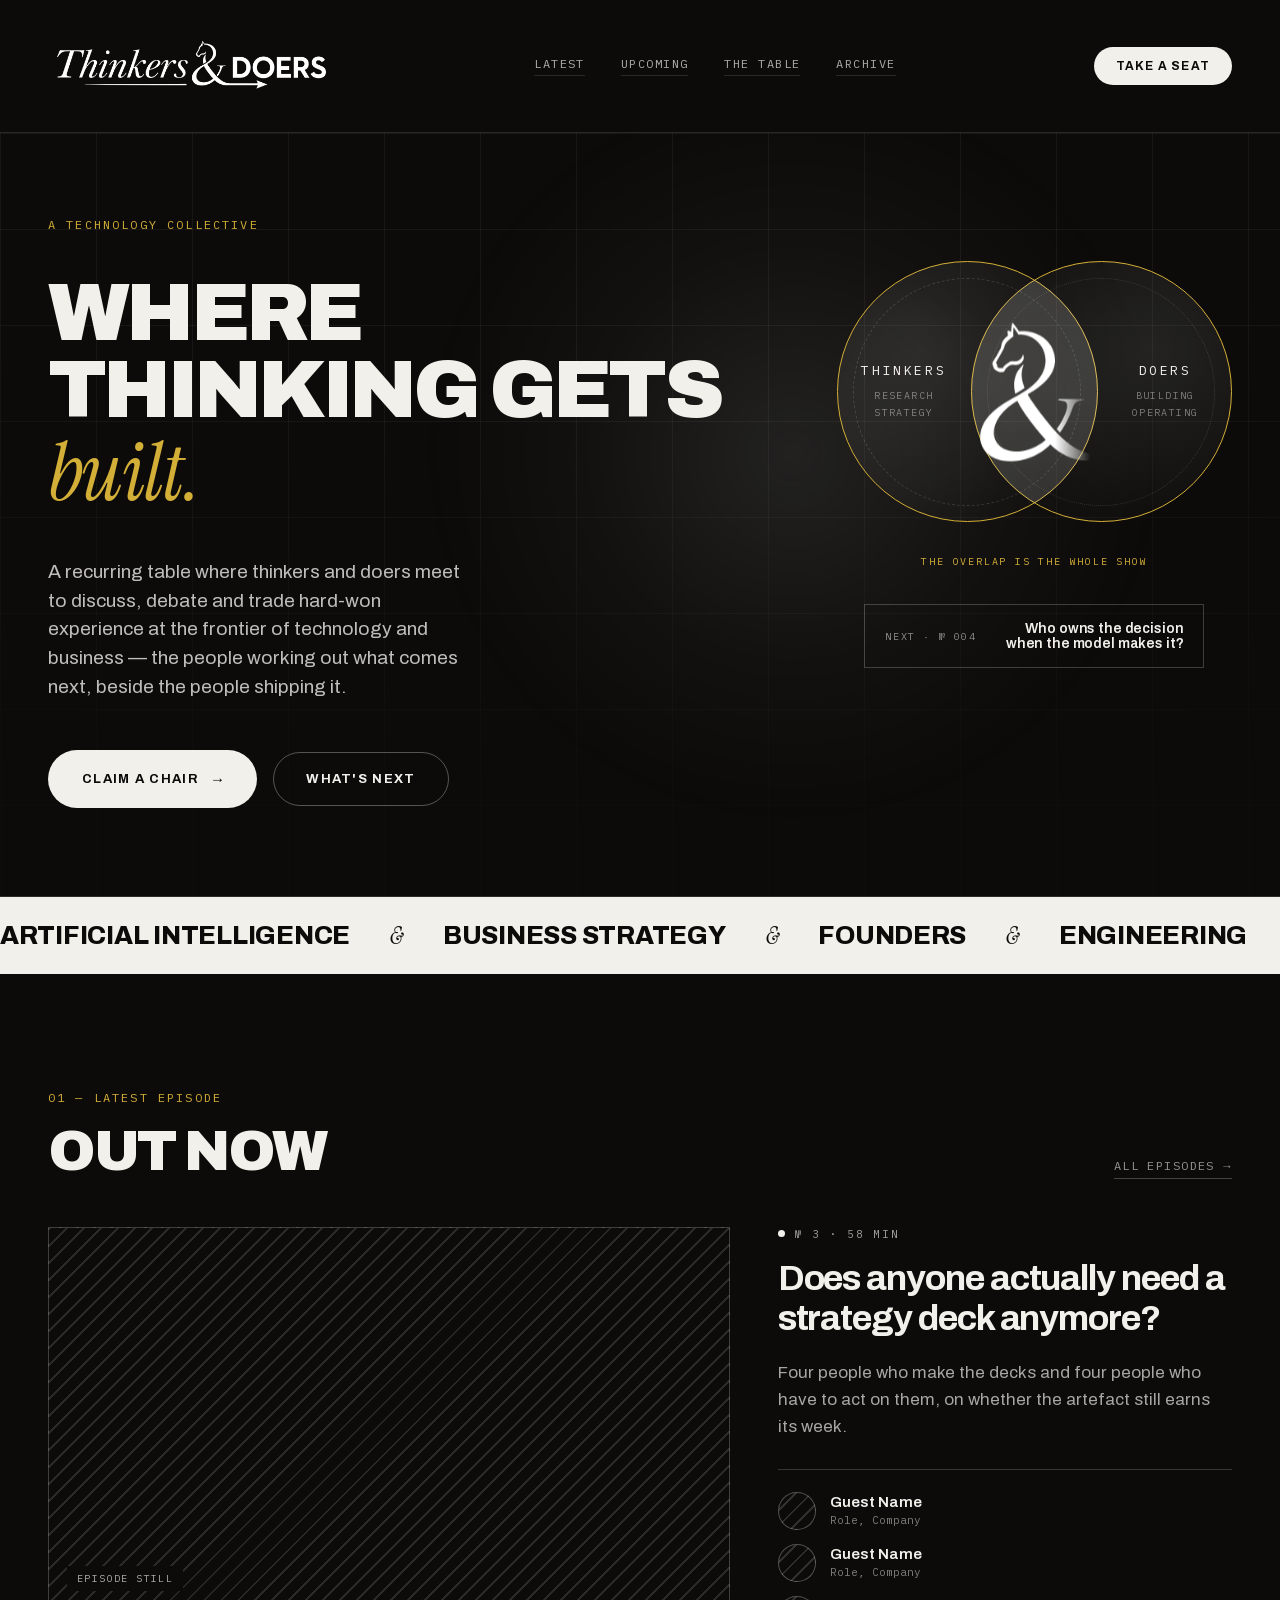
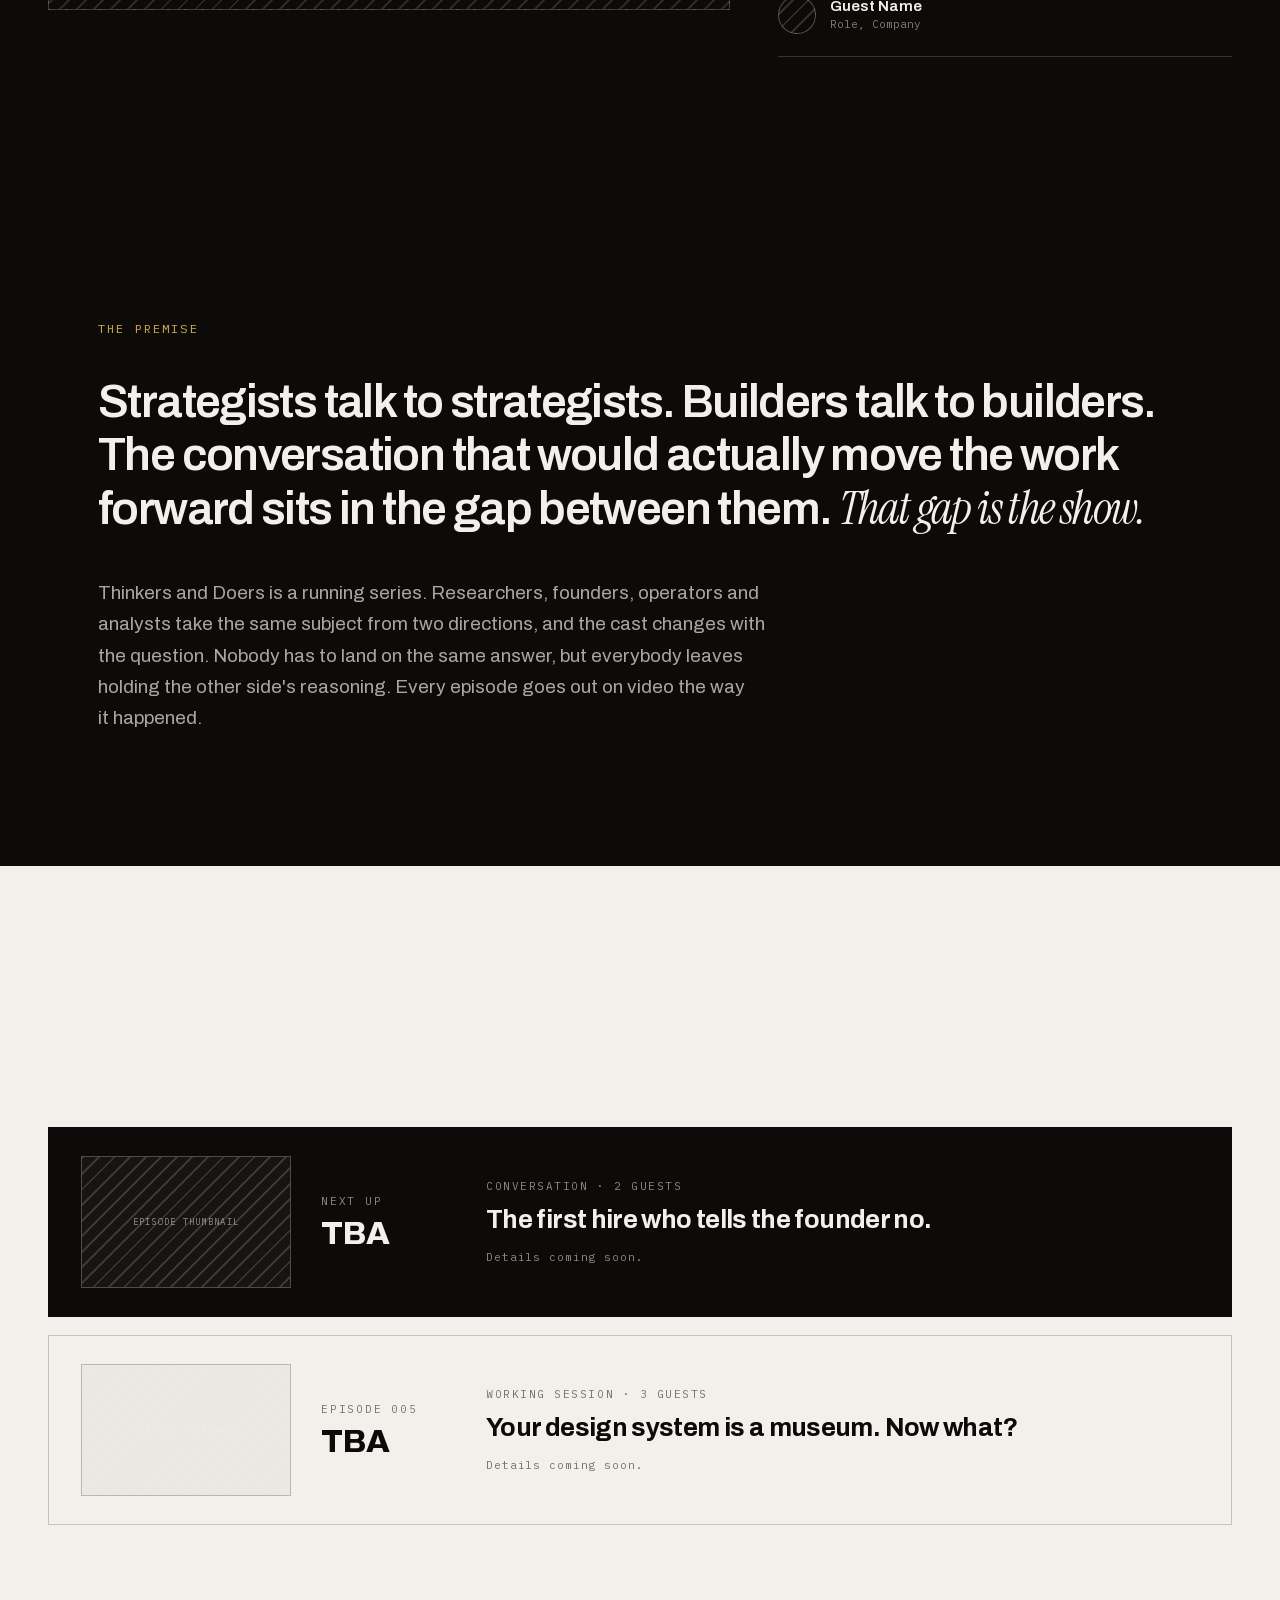
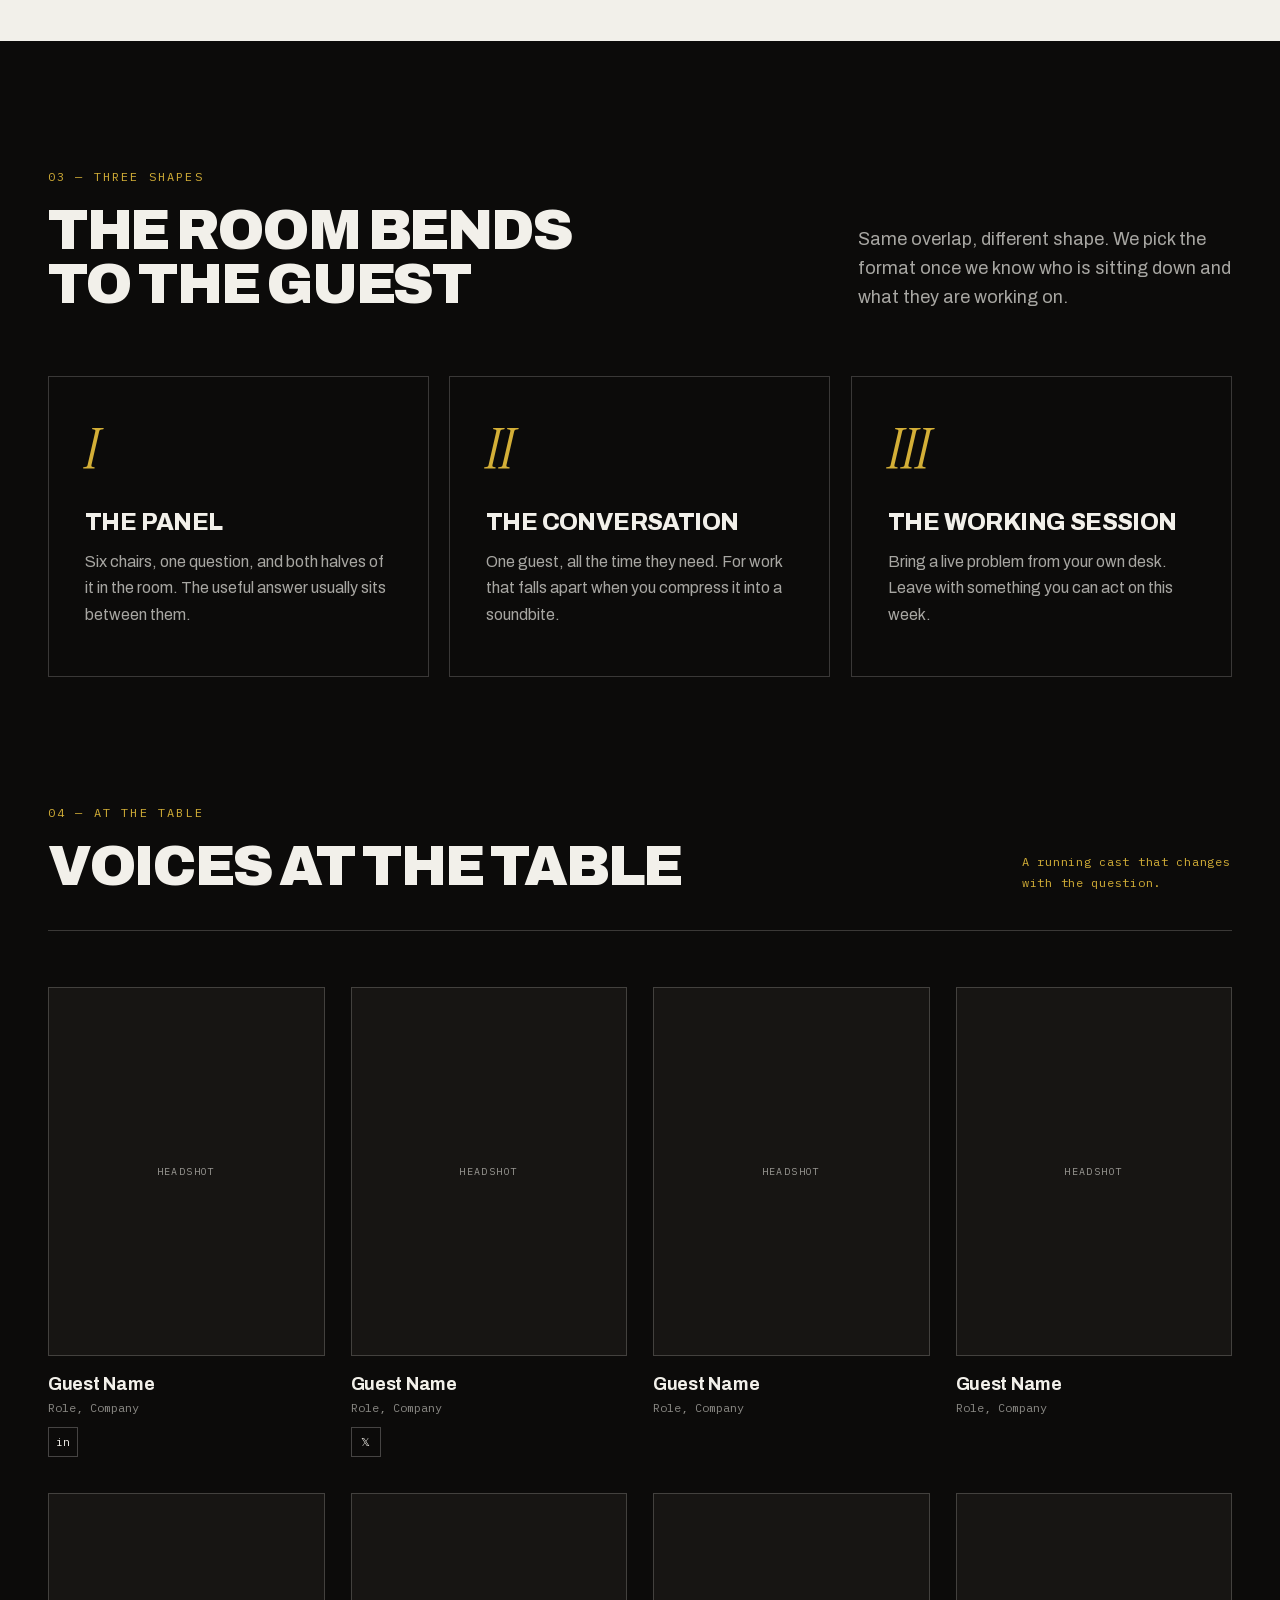
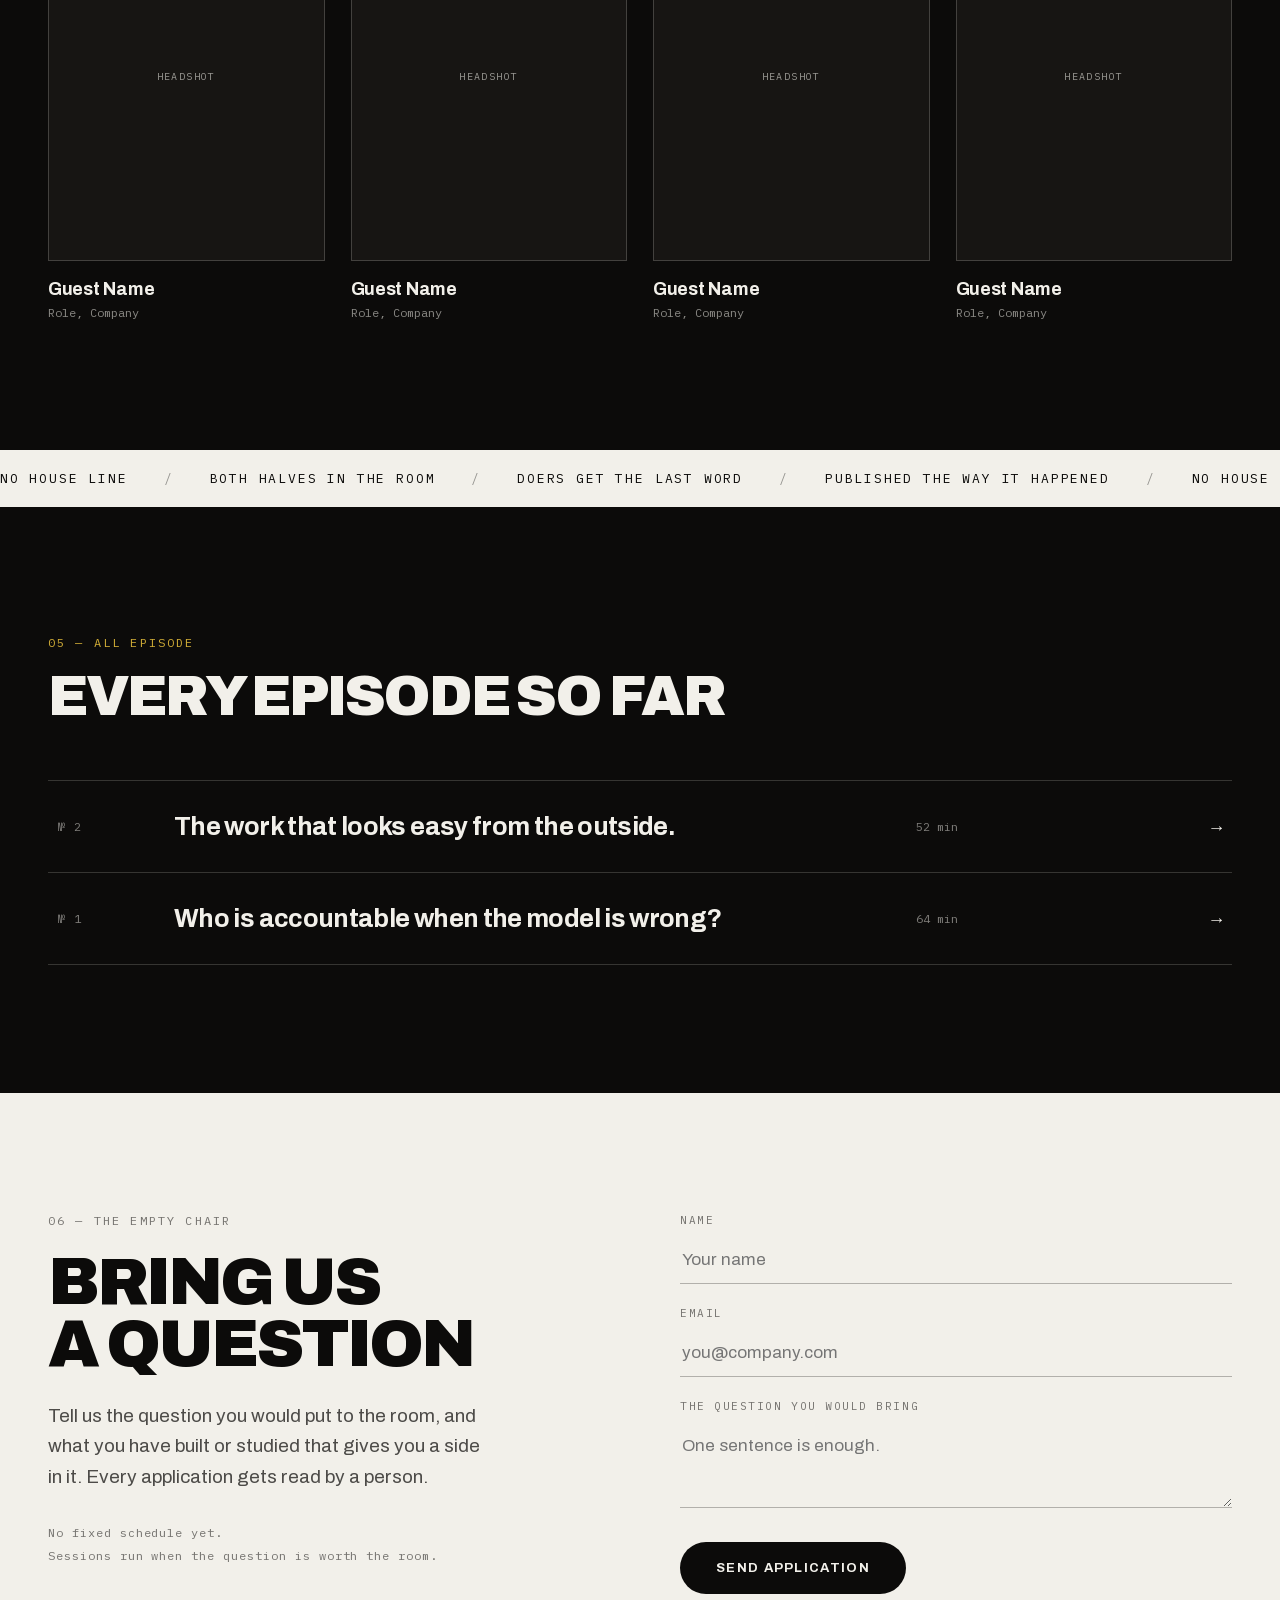
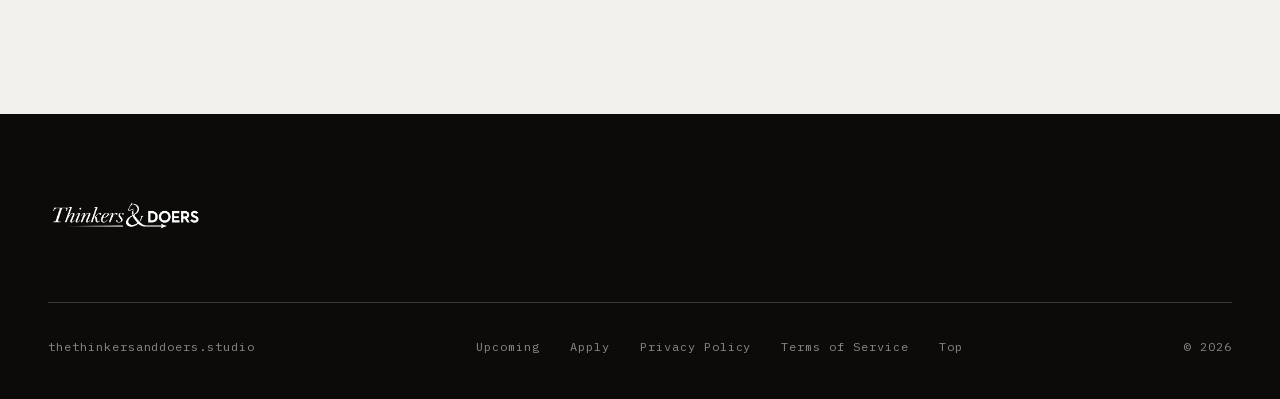
<file: index.html>
<!DOCTYPE html>

<html><head>
<meta charset="utf-8"/>
<meta content="width=device-width, initial-scale=1" name="viewport"/>

<link href="css/site.css" rel="stylesheet"/><script src="js/contentful-config.js"></script><script defer="True" src="js/app.js"></script></head>
<body>


<link href="https://fonts.googleapis.com" rel="preconnect"/>
<link crossorigin="" href="https://fonts.gstatic.com" rel="preconnect"/>
<style>/* vietnamese */
@font-face {
  font-family: 'Archivo';
  font-style: normal;
  font-weight: 400;
  font-stretch: 100%;
  font-display: swap;
  src: url("assets/4719a3ae-cb77-4d31-bebf-27160571831c.woff2") format('woff2');
  unicode-range: U+0102-0103, U+0110-0111, U+0128-0129, U+0168-0169, U+01A0-01A1, U+01AF-01B0, U+0300-0301, U+0303-0304, U+0308-0309, U+0323, U+0329, U+1EA0-1EF9, U+20AB;
}
/* latin-ext */
@font-face {
  font-family: 'Archivo';
  font-style: normal;
  font-weight: 400;
  font-stretch: 100%;
  font-display: swap;
  src: url("assets/cec2ffc0-72d8-480b-9ea4-a27e79616622.woff2") format('woff2');
  unicode-range: U+0100-02BA, U+02BD-02C5, U+02C7-02CC, U+02CE-02D7, U+02DD-02FF, U+0304, U+0308, U+0329, U+1D00-1DBF, U+1E00-1E9F, U+1EF2-1EFF, U+2020, U+20A0-20AB, U+20AD-20C0, U+2113, U+2C60-2C7F, U+A720-A7FF;
}
/* latin */
@font-face {
  font-family: 'Archivo';
  font-style: normal;
  font-weight: 400;
  font-stretch: 100%;
  font-display: swap;
  src: url("assets/9b43c657-9368-40c3-822d-322f7251050e.woff2") format('woff2');
  unicode-range: U+0000-00FF, U+0131, U+0152-0153, U+02BB-02BC, U+02C6, U+02DA, U+02DC, U+0304, U+0308, U+0329, U+2000-206F, U+20AC, U+2122, U+2191, U+2193, U+2212, U+2215, U+FEFF, U+FFFD;
}
/* vietnamese */
@font-face {
  font-family: 'Archivo';
  font-style: normal;
  font-weight: 500;
  font-stretch: 100%;
  font-display: swap;
  src: url("assets/4719a3ae-cb77-4d31-bebf-27160571831c.woff2") format('woff2');
  unicode-range: U+0102-0103, U+0110-0111, U+0128-0129, U+0168-0169, U+01A0-01A1, U+01AF-01B0, U+0300-0301, U+0303-0304, U+0308-0309, U+0323, U+0329, U+1EA0-1EF9, U+20AB;
}
/* latin-ext */
@font-face {
  font-family: 'Archivo';
  font-style: normal;
  font-weight: 500;
  font-stretch: 100%;
  font-display: swap;
  src: url("assets/cec2ffc0-72d8-480b-9ea4-a27e79616622.woff2") format('woff2');
  unicode-range: U+0100-02BA, U+02BD-02C5, U+02C7-02CC, U+02CE-02D7, U+02DD-02FF, U+0304, U+0308, U+0329, U+1D00-1DBF, U+1E00-1E9F, U+1EF2-1EFF, U+2020, U+20A0-20AB, U+20AD-20C0, U+2113, U+2C60-2C7F, U+A720-A7FF;
}
/* latin */
@font-face {
  font-family: 'Archivo';
  font-style: normal;
  font-weight: 500;
  font-stretch: 100%;
  font-display: swap;
  src: url("assets/9b43c657-9368-40c3-822d-322f7251050e.woff2") format('woff2');
  unicode-range: U+0000-00FF, U+0131, U+0152-0153, U+02BB-02BC, U+02C6, U+02DA, U+02DC, U+0304, U+0308, U+0329, U+2000-206F, U+20AC, U+2122, U+2191, U+2193, U+2212, U+2215, U+FEFF, U+FFFD;
}
/* vietnamese */
@font-face {
  font-family: 'Archivo';
  font-style: normal;
  font-weight: 600;
  font-stretch: 100%;
  font-display: swap;
  src: url("assets/4719a3ae-cb77-4d31-bebf-27160571831c.woff2") format('woff2');
  unicode-range: U+0102-0103, U+0110-0111, U+0128-0129, U+0168-0169, U+01A0-01A1, U+01AF-01B0, U+0300-0301, U+0303-0304, U+0308-0309, U+0323, U+0329, U+1EA0-1EF9, U+20AB;
}
/* latin-ext */
@font-face {
  font-family: 'Archivo';
  font-style: normal;
  font-weight: 600;
  font-stretch: 100%;
  font-display: swap;
  src: url("assets/cec2ffc0-72d8-480b-9ea4-a27e79616622.woff2") format('woff2');
  unicode-range: U+0100-02BA, U+02BD-02C5, U+02C7-02CC, U+02CE-02D7, U+02DD-02FF, U+0304, U+0308, U+0329, U+1D00-1DBF, U+1E00-1E9F, U+1EF2-1EFF, U+2020, U+20A0-20AB, U+20AD-20C0, U+2113, U+2C60-2C7F, U+A720-A7FF;
}
/* latin */
@font-face {
  font-family: 'Archivo';
  font-style: normal;
  font-weight: 600;
  font-stretch: 100%;
  font-display: swap;
  src: url("assets/9b43c657-9368-40c3-822d-322f7251050e.woff2") format('woff2');
  unicode-range: U+0000-00FF, U+0131, U+0152-0153, U+02BB-02BC, U+02C6, U+02DA, U+02DC, U+0304, U+0308, U+0329, U+2000-206F, U+20AC, U+2122, U+2191, U+2193, U+2212, U+2215, U+FEFF, U+FFFD;
}
/* vietnamese */
@font-face {
  font-family: 'Archivo';
  font-style: normal;
  font-weight: 700;
  font-stretch: 100%;
  font-display: swap;
  src: url("assets/4719a3ae-cb77-4d31-bebf-27160571831c.woff2") format('woff2');
  unicode-range: U+0102-0103, U+0110-0111, U+0128-0129, U+0168-0169, U+01A0-01A1, U+01AF-01B0, U+0300-0301, U+0303-0304, U+0308-0309, U+0323, U+0329, U+1EA0-1EF9, U+20AB;
}
/* latin-ext */
@font-face {
  font-family: 'Archivo';
  font-style: normal;
  font-weight: 700;
  font-stretch: 100%;
  font-display: swap;
  src: url("assets/cec2ffc0-72d8-480b-9ea4-a27e79616622.woff2") format('woff2');
  unicode-range: U+0100-02BA, U+02BD-02C5, U+02C7-02CC, U+02CE-02D7, U+02DD-02FF, U+0304, U+0308, U+0329, U+1D00-1DBF, U+1E00-1E9F, U+1EF2-1EFF, U+2020, U+20A0-20AB, U+20AD-20C0, U+2113, U+2C60-2C7F, U+A720-A7FF;
}
/* latin */
@font-face {
  font-family: 'Archivo';
  font-style: normal;
  font-weight: 700;
  font-stretch: 100%;
  font-display: swap;
  src: url("assets/9b43c657-9368-40c3-822d-322f7251050e.woff2") format('woff2');
  unicode-range: U+0000-00FF, U+0131, U+0152-0153, U+02BB-02BC, U+02C6, U+02DA, U+02DC, U+0304, U+0308, U+0329, U+2000-206F, U+20AC, U+2122, U+2191, U+2193, U+2212, U+2215, U+FEFF, U+FFFD;
}
/* vietnamese */
@font-face {
  font-family: 'Archivo';
  font-style: normal;
  font-weight: 800;
  font-stretch: 100%;
  font-display: swap;
  src: url("assets/4719a3ae-cb77-4d31-bebf-27160571831c.woff2") format('woff2');
  unicode-range: U+0102-0103, U+0110-0111, U+0128-0129, U+0168-0169, U+01A0-01A1, U+01AF-01B0, U+0300-0301, U+0303-0304, U+0308-0309, U+0323, U+0329, U+1EA0-1EF9, U+20AB;
}
/* latin-ext */
@font-face {
  font-family: 'Archivo';
  font-style: normal;
  font-weight: 800;
  font-stretch: 100%;
  font-display: swap;
  src: url("assets/cec2ffc0-72d8-480b-9ea4-a27e79616622.woff2") format('woff2');
  unicode-range: U+0100-02BA, U+02BD-02C5, U+02C7-02CC, U+02CE-02D7, U+02DD-02FF, U+0304, U+0308, U+0329, U+1D00-1DBF, U+1E00-1E9F, U+1EF2-1EFF, U+2020, U+20A0-20AB, U+20AD-20C0, U+2113, U+2C60-2C7F, U+A720-A7FF;
}
/* latin */
@font-face {
  font-family: 'Archivo';
  font-style: normal;
  font-weight: 800;
  font-stretch: 100%;
  font-display: swap;
  src: url("assets/9b43c657-9368-40c3-822d-322f7251050e.woff2") format('woff2');
  unicode-range: U+0000-00FF, U+0131, U+0152-0153, U+02BB-02BC, U+02C6, U+02DA, U+02DC, U+0304, U+0308, U+0329, U+2000-206F, U+20AC, U+2122, U+2191, U+2193, U+2212, U+2215, U+FEFF, U+FFFD;
}
/* vietnamese */
@font-face {
  font-family: 'Archivo';
  font-style: normal;
  font-weight: 900;
  font-stretch: 100%;
  font-display: swap;
  src: url("assets/4719a3ae-cb77-4d31-bebf-27160571831c.woff2") format('woff2');
  unicode-range: U+0102-0103, U+0110-0111, U+0128-0129, U+0168-0169, U+01A0-01A1, U+01AF-01B0, U+0300-0301, U+0303-0304, U+0308-0309, U+0323, U+0329, U+1EA0-1EF9, U+20AB;
}
/* latin-ext */
@font-face {
  font-family: 'Archivo';
  font-style: normal;
  font-weight: 900;
  font-stretch: 100%;
  font-display: swap;
  src: url("assets/cec2ffc0-72d8-480b-9ea4-a27e79616622.woff2") format('woff2');
  unicode-range: U+0100-02BA, U+02BD-02C5, U+02C7-02CC, U+02CE-02D7, U+02DD-02FF, U+0304, U+0308, U+0329, U+1D00-1DBF, U+1E00-1E9F, U+1EF2-1EFF, U+2020, U+20A0-20AB, U+20AD-20C0, U+2113, U+2C60-2C7F, U+A720-A7FF;
}
/* latin */
@font-face {
  font-family: 'Archivo';
  font-style: normal;
  font-weight: 900;
  font-stretch: 100%;
  font-display: swap;
  src: url("assets/9b43c657-9368-40c3-822d-322f7251050e.woff2") format('woff2');
  unicode-range: U+0000-00FF, U+0131, U+0152-0153, U+02BB-02BC, U+02C6, U+02DA, U+02DC, U+0304, U+0308, U+0329, U+2000-206F, U+20AC, U+2122, U+2191, U+2193, U+2212, U+2215, U+FEFF, U+FFFD;
}
/* cyrillic-ext */
@font-face {
  font-family: 'IBM Plex Mono';
  font-style: normal;
  font-weight: 400;
  font-display: swap;
  src: url("assets/10ae69d8-ba87-4111-8df3-6f2a97eb51b6.woff2") format('woff2');
  unicode-range: U+0460-052F, U+1C80-1C8A, U+20B4, U+2DE0-2DFF, U+A640-A69F, U+FE2E-FE2F;
}
/* cyrillic */
@font-face {
  font-family: 'IBM Plex Mono';
  font-style: normal;
  font-weight: 400;
  font-display: swap;
  src: url("assets/4d1a39d1-02e5-4888-9687-e2eee69505e9.woff2") format('woff2');
  unicode-range: U+0301, U+0400-045F, U+0490-0491, U+04B0-04B1, U+2116;
}
/* vietnamese */
@font-face {
  font-family: 'IBM Plex Mono';
  font-style: normal;
  font-weight: 400;
  font-display: swap;
  src: url("assets/0b4d0ebc-cb80-4b86-8756-819ba32a2f39.woff2") format('woff2');
  unicode-range: U+0102-0103, U+0110-0111, U+0128-0129, U+0168-0169, U+01A0-01A1, U+01AF-01B0, U+0300-0301, U+0303-0304, U+0308-0309, U+0323, U+0329, U+1EA0-1EF9, U+20AB;
}
/* latin-ext */
@font-face {
  font-family: 'IBM Plex Mono';
  font-style: normal;
  font-weight: 400;
  font-display: swap;
  src: url("assets/829e0fd6-22c1-4a26-b351-6368c0c0b77a.woff2") format('woff2');
  unicode-range: U+0100-02BA, U+02BD-02C5, U+02C7-02CC, U+02CE-02D7, U+02DD-02FF, U+0304, U+0308, U+0329, U+1D00-1DBF, U+1E00-1E9F, U+1EF2-1EFF, U+2020, U+20A0-20AB, U+20AD-20C0, U+2113, U+2C60-2C7F, U+A720-A7FF;
}
/* latin */
@font-face {
  font-family: 'IBM Plex Mono';
  font-style: normal;
  font-weight: 400;
  font-display: swap;
  src: url("assets/8c51446f-d220-4cb7-9d1c-fde087df1583.woff2") format('woff2');
  unicode-range: U+0000-00FF, U+0131, U+0152-0153, U+02BB-02BC, U+02C6, U+02DA, U+02DC, U+0304, U+0308, U+0329, U+2000-206F, U+20AC, U+2122, U+2191, U+2193, U+2212, U+2215, U+FEFF, U+FFFD;
}
/* cyrillic-ext */
@font-face {
  font-family: 'IBM Plex Mono';
  font-style: normal;
  font-weight: 500;
  font-display: swap;
  src: url("assets/fdde5977-06d8-4953-a5c5-2fdf9b05ec88.woff2") format('woff2');
  unicode-range: U+0460-052F, U+1C80-1C8A, U+20B4, U+2DE0-2DFF, U+A640-A69F, U+FE2E-FE2F;
}
/* cyrillic */
@font-face {
  font-family: 'IBM Plex Mono';
  font-style: normal;
  font-weight: 500;
  font-display: swap;
  src: url("assets/e7423725-7343-4f62-a090-c8ae5ddee151.woff2") format('woff2');
  unicode-range: U+0301, U+0400-045F, U+0490-0491, U+04B0-04B1, U+2116;
}
/* vietnamese */
@font-face {
  font-family: 'IBM Plex Mono';
  font-style: normal;
  font-weight: 500;
  font-display: swap;
  src: url("assets/a8c35145-2b25-411c-8265-ce615ccd0000.woff2") format('woff2');
  unicode-range: U+0102-0103, U+0110-0111, U+0128-0129, U+0168-0169, U+01A0-01A1, U+01AF-01B0, U+0300-0301, U+0303-0304, U+0308-0309, U+0323, U+0329, U+1EA0-1EF9, U+20AB;
}
/* latin-ext */
@font-face {
  font-family: 'IBM Plex Mono';
  font-style: normal;
  font-weight: 500;
  font-display: swap;
  src: url("assets/85552132-4c60-444d-bf93-bd5ab404fb24.woff2") format('woff2');
  unicode-range: U+0100-02BA, U+02BD-02C5, U+02C7-02CC, U+02CE-02D7, U+02DD-02FF, U+0304, U+0308, U+0329, U+1D00-1DBF, U+1E00-1E9F, U+1EF2-1EFF, U+2020, U+20A0-20AB, U+20AD-20C0, U+2113, U+2C60-2C7F, U+A720-A7FF;
}
/* latin */
@font-face {
  font-family: 'IBM Plex Mono';
  font-style: normal;
  font-weight: 500;
  font-display: swap;
  src: url("assets/7594d593-f907-41e8-8f90-cdd5a139e31e.woff2") format('woff2');
  unicode-range: U+0000-00FF, U+0131, U+0152-0153, U+02BB-02BC, U+02C6, U+02DA, U+02DC, U+0304, U+0308, U+0329, U+2000-206F, U+20AC, U+2122, U+2191, U+2193, U+2212, U+2215, U+FEFF, U+FFFD;
}
/* latin-ext */
@font-face {
  font-family: 'Instrument Serif';
  font-style: italic;
  font-weight: 400;
  font-display: swap;
  src: url("assets/b27f3db6-07c5-4ecf-91a4-0f90c6d08f3a.woff2") format('woff2');
  unicode-range: U+0100-02BA, U+02BD-02C5, U+02C7-02CC, U+02CE-02D7, U+02DD-02FF, U+0304, U+0308, U+0329, U+1D00-1DBF, U+1E00-1E9F, U+1EF2-1EFF, U+2020, U+20A0-20AB, U+20AD-20C0, U+2113, U+2C60-2C7F, U+A720-A7FF;
}
/* latin */
@font-face {
  font-family: 'Instrument Serif';
  font-style: italic;
  font-weight: 400;
  font-display: swap;
  src: url("assets/a9b9c350-57a4-4765-9105-528313828cac.woff2") format('woff2');
  unicode-range: U+0000-00FF, U+0131, U+0152-0153, U+02BB-02BC, U+02C6, U+02DA, U+02DC, U+0304, U+0308, U+0329, U+2000-206F, U+20AC, U+2122, U+2191, U+2193, U+2212, U+2215, U+FEFF, U+FFFD;
}
/* latin-ext */
@font-face {
  font-family: 'Instrument Serif';
  font-style: normal;
  font-weight: 400;
  font-display: swap;
  src: url("assets/3253e7dc-650b-403c-9054-ce672b40c518.woff2") format('woff2');
  unicode-range: U+0100-02BA, U+02BD-02C5, U+02C7-02CC, U+02CE-02D7, U+02DD-02FF, U+0304, U+0308, U+0329, U+1D00-1DBF, U+1E00-1E9F, U+1EF2-1EFF, U+2020, U+20A0-20AB, U+20AD-20C0, U+2113, U+2C60-2C7F, U+A720-A7FF;
}
/* latin */
@font-face {
  font-family: 'Instrument Serif';
  font-style: normal;
  font-weight: 400;
  font-display: swap;
  src: url("assets/3d192d7c-6686-436c-86f0-53b54840020a.woff2") format('woff2');
  unicode-range: U+0000-00FF, U+0131, U+0152-0153, U+02BB-02BC, U+02C6, U+02DA, U+02DC, U+0304, U+0308, U+0329, U+2000-206F, U+20AC, U+2122, U+2191, U+2193, U+2212, U+2215, U+FEFF, U+FFFD;
}
</style>
<style>
  * { box-sizing: border-box; }
  body { margin: 0; background: #0C0B0A; color: #F2F0EA; -webkit-font-smoothing: antialiased; overflow-x: hidden; }
  a { color: inherit; text-decoration: none; }
  a:hover { color: inherit; }

  /* Navbar menu hover */
  .td-navlinks a {
    transition: color 250ms ease, border-color 250ms ease, opacity 250ms ease;
  }

  .td-navlinks a:hover {
    color: #D4AF37 !important;
    border-bottom-color: #D4AF37 !important;
    opacity: 1 !important;
  }
  ::selection { background: #F2F0EA; color: #0C0B0A; }
  /* Reference button + card hover interactions */
  button, .td-hover-btn {
    transition: transform 300ms cubic-bezier(.2,.8,.2,1), box-shadow 300ms ease, background 300ms ease, border-color 300ms ease !important;
  }
  button:hover, .td-hover-btn:hover {
    transform: translateY(-3px);
    box-shadow: 0 18px 36px rgba(12,11,10,0.28);
  }
  .td-hover-card {
    will-change: transform, background, border-color;
  }
  .td-hover-card:hover {
    background: rgba(242,240,234,0.06) !important;
    border-color: rgba(242,240,234,0.5) !important;
  }
  .td-hover-card-light:hover {
    background: rgba(12,11,10,0.045) !important;
    border-color: rgba(12,11,10,0.45) !important;
    transform: translateY(-4px) !important;
  }
  .td-hover-media:hover {
    background: rgba(242,240,234,0.08) !important;
    border-color: #F2F0EA !important;
    transform: translateY(-6px) !important;
  }

  @keyframes tdmar { from { transform: translateX(0); } to { transform: translateX(-50%); } }
  @keyframes tdmarR { from { transform: translateX(-50%); } to { transform: translateX(0); } }
  @keyframes tdrise { from { transform: translateY(105%) rotate(3deg); opacity: 0; } to { transform: translateY(0) rotate(0deg); opacity: 1; } }
  @keyframes tdfade { from { opacity: 0; transform: translateY(18px); } to { opacity: 1; transform: translateY(0); } }
  @keyframes tdpulse { 0% { box-shadow: 0 0 0 0 rgba(242,240,234,0.55); } 70% { box-shadow: 0 0 0 12px rgba(242,240,234,0); } 100% { box-shadow: 0 0 0 0 rgba(242,240,234,0); } }
  @keyframes tddrift { from { transform: translateY(0); } to { transform: translateY(-8px); } }
  @keyframes tdmark { from { opacity: 0; transform: scale(0.72) rotate(-7deg); } to { opacity: 1; transform: scale(1) rotate(0deg); } }
  @keyframes tdorbit { from { transform: rotate(0deg); } to { transform: rotate(360deg); } }
  @keyframes tdvennL { from { transform: translateX(58px); opacity: 0; } to { transform: translateX(0); opacity: 1; } }
  @keyframes tdvennR { from { transform: translateX(-58px); opacity: 0; } to { transform: translateX(0); opacity: 1; } }
  @keyframes tdspin { from { transform: rotate(0deg); } to { transform: rotate(360deg); } }
  @keyframes tdspinR { from { transform: rotate(0deg); } to { transform: rotate(-360deg); } }
  @keyframes tdgrid { from { background-position: 0 0, 0 0; } to { background-position: 0 96px, 96px 0; } }
  @keyframes tdring { 0% { transform: scale(1); opacity: 0.5; } 70% { transform: scale(1.5); opacity: 0; } 100% { transform: scale(1.5); opacity: 0; } }
  @keyframes tdcycle {
    0%, 15% { transform: translateY(0); }
    20%, 35% { transform: translateY(-20%); }
    40%, 55% { transform: translateY(-40%); }
    60%, 75% { transform: translateY(-60%); }
    80%, 100% { transform: translateY(-80%); }
  }
  @media (prefers-reduced-motion: reduce) {
    * { animation-duration: 0.01ms !important; animation-iteration-count: 1 !important; transition-duration: 0.01ms !important; }
  }
  .td-hero > div:first-child { min-width: 0; }
  header.td-pad a { white-space: nowrap; }
  @media (max-width: 1180px) {
    header.td-pad img { height: 68px !important; }
  }
  @media (max-width: 1040px) {
    .td-navlinks { display: none !important; }
    header.td-pad img { height: 56px !important; }
  }
  @media (max-width: 940px) {
    .td-hero { grid-template-columns: 1fr !important; gap: 40px !important; }
    .td-2 { grid-template-columns: 1fr !important; }
    .td-3 { grid-template-columns: 1fr !important; }
    .td-sess { grid-template-columns: 64px 1fr 44px !important; }
    .td-sessmeta { display: none !important; }
  }
  @media (max-width: 860px) {
    .td-4 { grid-template-columns: 1fr 1fr !important; }
    .td-pad { padding-left: 20px !important; padding-right: 20px !important; }
    .td-navlinks { display: none !important; }
    .td-row { flex-direction: column !important; align-items: flex-start !important; gap: 16px !important; }
    .td-card { flex-direction: column !important; align-items: flex-start !important; gap: 20px !important; }
  }

/* Final button + card hover animations */
.td-navlinks a,
.td-all-episodes a,
.td-all-episodes button,
.td-take-seat,
.td-claim-chair,
.td-whats-next,
.td-watch-episode,
.td-watch,
.td-cta,
.td-button,
.td-btn {
  transition:
    color 260ms ease,
    background-color 260ms ease,
    border-color 260ms ease,
    box-shadow 300ms ease,
    transform 300ms cubic-bezier(.2,.7,.2,1),
    opacity 260ms ease;
}

/* Take a seat / Claim a chair / What's next / Watch the episode */
.td-take-seat:hover,
.td-claim-chair:hover,
.td-whats-next:hover,
.td-watch-episode:hover,
.td-watch:hover,
.td-cta:hover,
.td-button:hover,
.td-btn:hover {
  transform: translateY(-3px);
  box-shadow: 0 12px 28px rgba(0,0,0,.18);
}

/* All Episodes behaves like navbar links */
.td-all-episodes a:hover,
.td-all-episodes button:hover {
  color: #D4AF37 !important;
  border-color: #D4AF37 !important;
}

/* Card hover */
.td-card,
.td-episode-card,
.td-guest-card,
.td-archive-card,
.td-table-card,
.td-media-card,
.td-upcoming-card {
  transition:
    transform 360ms cubic-bezier(.2,.7,.2,1),
    border-color 300ms ease,
    background-color 300ms ease,
    box-shadow 360ms ease;
}

.td-card:hover,
.td-episode-card:hover,
.td-guest-card:hover,
.td-archive-card:hover,
.td-table-card:hover,
.td-media-card:hover,
.td-upcoming-card:hover {
  transform: translateY(-4px);
  border-color: rgba(212,175,55,.72);
  box-shadow: 0 14px 32px rgba(0,0,0,.12);
}

@media (prefers-reduced-motion: reduce) {
  .td-navlinks a,
  .td-all-episodes a,
  .td-all-episodes button,
  .td-take-seat,
  .td-claim-chair,
  .td-whats-next,
  .td-watch-episode,
  .td-watch,
  .td-cta,
  .td-button,
  .td-btn,
  .td-card,
  .td-episode-card,
  .td-guest-card,
  .td-archive-card,
  .td-table-card,
  .td-media-card,
  .td-upcoming-card {
    transition: none !important;
  }
}

</style>

<div style="font-family: Archivo, Helvetica, Arial, sans-serif; background: #0C0B0A; color: #F2F0EA; overflow-x: clip;">
<header class="td-pad" data-comment-anchor="7b2ddf3c8a-header" style="position: relative; z-index: 60; display: flex; align-items: center; justify-content: space-between; gap: 24px; padding: 18px 48px; border-bottom: 1px solid rgba(242,240,234,0.12);">
<a href="#top" style="display: flex; align-items: center;">
<img alt="Thinkers &amp; Doers" src="assets/d947795f-b43b-48bf-98f6-3fd91f09ae58.png" style="height: 96px; width: auto; filter: invert(1); display: block; transition: opacity 300ms ease"/>
</a>
<nav class="td-navlinks" style="display: flex; align-items: center; gap: 36px; font-family: 'IBM Plex Mono', monospace; font-size: 12px; letter-spacing: 0.12em; text-transform: uppercase;">
<a href="#latest" style="position: relative; padding-bottom: 4px; border-bottom: 1px solid rgba(242,240,234,0.18); transition: border-color 250ms ease, opacity 250ms ease; opacity: 0.7;">Latest</a>
<a href="#upcoming" style="position: relative; padding-bottom: 4px; border-bottom: 1px solid rgba(242,240,234,0.18); transition: border-color 250ms ease, opacity 250ms ease; opacity: 0.7;">Upcoming</a>
<a href="#table" style="position: relative; padding-bottom: 4px; border-bottom: 1px solid rgba(242,240,234,0.18); transition: border-color 250ms ease, opacity 250ms ease; opacity: 0.7;">The table</a>
<a href="#sessions" style="position: relative; padding-bottom: 4px; border-bottom: 1px solid rgba(242,240,234,0.18); transition: border-color 250ms ease, opacity 250ms ease; opacity: 0.7;">Archive</a>
</nav>
<a href="#apply" style="display: inline-flex; align-items: center; gap: 10px; padding: 12px 22px; background: #F2F0EA; color: #0C0B0A; font-size: 12px; font-weight: 700; letter-spacing: 0.1em; text-transform: uppercase; border-radius: 999px; transition: transform 260ms cubic-bezier(.2,.8,.2,1), background 260ms ease;">Take a seat</a>
</header>
<section id="top" style="position: relative; min-height: calc(100vh - 140px); display: flex; align-items: center; overflow: hidden; border-bottom: 1px solid rgba(242,240,234,0.14);">
<div style="position: absolute; inset: -96px; background-image: linear-gradient(rgba(242,240,234,0.055) 1px, transparent 1px), linear-gradient(90deg, rgba(242,240,234,0.055) 1px, transparent 1px); background-size: 96px 96px; pointer-events: none; animation: tdgrid 14s linear infinite;"></div>
<div style="position: absolute; inset: 0; background: radial-gradient(120% 90% at 50% 0%, transparent 40%, rgba(12,11,10,0.85) 100%); pointer-events: none;"></div>
<div style="position: absolute; width: 780px; height: 780px; left: 0; top: 0; margin: -390px 0 0 -390px; border-radius: 999px; background: radial-gradient(circle, rgba(242,240,234,0.10) 0%, rgba(242,240,234,0.03) 38%, transparent 68%); pointer-events: none; transition: transform 600ms cubic-bezier(.2,.8,.2,1); will-change: transform;"></div>
<div class="td-pad" data-parallax="1" style="position: relative; width: 100%; max-width: 1520px; margin: 0 auto; padding: 84px 48px 88px; will-change: transform;">
<div class="td-hero" style="display: grid; grid-template-columns: minmax(0, 1.5fr) minmax(272px, 0.8fr); gap: 48px; align-items: start;">
<div>
<div style="display: flex; align-items: center; gap: 12px; font-family: 'IBM Plex Mono', monospace; font-size: 12px; letter-spacing: 0.18em; text-transform: uppercase; color: #D4AF37; margin-bottom: 44px; opacity: 0; animation: tdfade 700ms cubic-bezier(.2,.8,.2,1) 120ms forwards;">
<span style="width: 8px; height: 8px; border-radius: 999px; background: #F2F0EA; display: none; animation: tdpulse 2.6s ease-out infinite"></span>
            A technology collective
          </div>
<h1 style="font-family: Archivo, sans-serif; font-weight: 900; font-size: clamp(44px, 6.4vw, 92px); line-height: 0.9; letter-spacing: -0.045em; margin: 0 0 36px; text-transform: uppercase;">
<span style="display: block; overflow: hidden; padding-bottom: 0.04em;"><span style="display: inline-block; animation: tdrise 900ms cubic-bezier(.16,1,.3,1) 100ms both;">Where</span></span>
<span style="display: block; overflow: hidden; padding-bottom: 0.04em;"><span style="display: inline-block; animation: tdrise 900ms cubic-bezier(.16,1,.3,1) 220ms both;">thinking gets</span></span>
<span style="display: block; overflow: hidden; color: #D4AF37; padding-bottom: 0.08em;"><span style="display: inline-block; animation: tdrise 900ms cubic-bezier(.16,1,.3,1) 340ms both; font-family: 'Instrument Serif', serif; font-weight: 400; font-style: italic; text-transform: none; letter-spacing: -0.02em;"><span style="display: inline-block; overflow: hidden; height: 1.04em; vertical-align: bottom;"><span style="display: block; animation: tdcycle 13s cubic-bezier(.76,0,.24,1) infinite;"><span style="display: block; height: 1.04em; line-height: 1.04em;">built.</span><span style="display: block; height: 1.04em; line-height: 1.04em;">tested.</span><span style="display: block; height: 1.04em; line-height: 1.04em;">defended.</span><span style="display: block; height: 1.04em; line-height: 1.04em;">rebuilt.</span><span style="display: block; height: 1.04em; line-height: 1.04em;">built.</span></span></span></span></span>
</h1>
<p data-comment-anchor="f48446fb32-p" style="font-size: clamp(17px, 1.5vw, 21px); line-height: 1.5; color: rgba(242,240,234,0.78); max-width: 38ch; margin: 0 0 48px; text-wrap: pretty; opacity: 0; animation: tdfade 800ms cubic-bezier(.2,.8,.2,1) 560ms forwards;">A recurring table where thinkers and doers meet to discuss, debate and trade hard-won experience at the frontier of technology and business — the people working out what comes next, beside the people shipping it.</p>
<div class="td-row" style="display: flex; align-items: center; gap: 16px; opacity: 0; animation: tdfade 800ms cubic-bezier(.2,.8,.2,1) 700ms forwards;">
<a href="#apply" style="display: inline-flex; align-items: center; gap: 14px; padding: 19px 34px; background: #F2F0EA; color: #0C0B0A; font-size: 13px; font-weight: 700; letter-spacing: 0.1em; text-transform: uppercase; border-radius: 999px; transition: transform 300ms cubic-bezier(.2,.8,.2,1), box-shadow 300ms ease;">Claim a chair <span style="font-family: 'IBM Plex Mono', monospace; font-size: 15px;">→</span></a>
<a href="#upcoming" style="display: inline-flex; align-items: center; gap: 12px; padding: 19px 32px; border: 1px solid rgba(242,240,234,0.32); border-radius: 999px; font-size: 13px; font-weight: 700; letter-spacing: 0.1em; text-transform: uppercase; transition: border-color 300ms ease, background 300ms ease, transform 300ms cubic-bezier(.2,.8,.2,1);">What's next</a>
</div>
</div>
<div style="opacity: 0; animation: tdfade 900ms cubic-bezier(.2,.8,.2,1) 820ms forwards; display: flex; flex-direction: column; align-items: center; gap: 30px;">
<div class="td-venn" style="width: 100%; max-width: 520px;"><div style="position: relative; width: 100%; aspect-ratio: 520 / 470; animation: tddrift 6s ease-in-out infinite alternate;">
<div style="position: absolute; left: 0; top: 12.3%; width: 66.15%; aspect-ratio: 1; border-radius: 999px; border: 1px solid #D4AF37; background: radial-gradient(circle at 32% 34%, rgba(242,240,234,0.11), rgba(242,240,234,0.015) 72%); animation: tdvennL 1200ms cubic-bezier(.16,1,.3,1) 850ms both;"></div>
<div style="position: absolute; left: 33.85%; top: 12.3%; width: 66.15%; aspect-ratio: 1; border-radius: 999px; border: 1px solid #D4AF37; background: radial-gradient(circle at 68% 34%, rgba(242,240,234,0.11), rgba(242,240,234,0.015) 72%); animation: tdvennR 1200ms cubic-bezier(.16,1,.3,1) 850ms both;"></div>
<div style="position: absolute; left: 4.2%; top: 17%; width: 57.7%; aspect-ratio: 1; border-radius: 999px; border: 1px dashed rgba(242,240,234,0.16); animation: tdorbit 72s linear infinite;"></div>
<div style="position: absolute; left: 38.1%; top: 17%; width: 57.7%; aspect-ratio: 1; border-radius: 999px; border: 1px dotted rgba(242,240,234,0.16); animation: tdorbit 96s linear infinite reverse;"></div>
<div style="position: absolute; left: 0; top: 12.3%; width: 66.15%; aspect-ratio: 1; border-radius: 999px; overflow: hidden; opacity: 0; animation: tdfade 900ms ease 1450ms forwards;">
<div style="width: 100%; aspect-ratio: 1; border-radius: 999px; margin-left: 51.2%; background: rgba(242,240,234,0.14);"></div>
</div>
<div style="position: absolute; left: 50%; top: 49%; width: 36.7%; aspect-ratio: 1; margin-left: -18.35%; transform: translateY(-50%);">
<div style="width: 100%; height: 100%; border-radius: 999px; border: 1px solid #D4AF37; animation: tdring 4.2s ease-out 1700ms infinite both;"></div>
</div>
<div style="position: absolute; left: 50%; top: 49%; width: 29.2%; margin-left: -14.6%; transform: translateY(-50%);">
<img alt="Thinkers &amp; Doers" src="assets/7e81a71a-c935-4d24-8d67-53e2f6688cd4.png" style="display: block; width: 100%; height: auto; filter: invert(1); opacity: 0; animation: tdmark 1000ms cubic-bezier(.16,1,.3,1) 1550ms forwards;"/>
</div>
<div style="position: absolute; left: 0; top: 12.3%; width: 33.85%; height: 73.2%; display: flex; flex-direction: column; align-items: center; justify-content: center; gap: 8px; animation: tdvennL 1200ms cubic-bezier(.16,1,.3,1) 1000ms both;">
<span style="font-family: 'IBM Plex Mono', monospace; font-size: 13px; letter-spacing: 0.2em; text-transform: uppercase;">Thinkers</span>
<span style="font-family: 'IBM Plex Mono', monospace; font-size: 10px; letter-spacing: 0.14em; text-transform: uppercase; color: rgba(242,240,234,0.45); text-align: center; line-height: 1.7;">Research<br/>Strategy</span>
</div>
<div style="position: absolute; left: 66.15%; top: 12.3%; width: 33.85%; height: 73.2%; display: flex; flex-direction: column; align-items: center; justify-content: center; gap: 8px; animation: tdvennR 1200ms cubic-bezier(.16,1,.3,1) 1000ms both;">
<span style="font-family: 'IBM Plex Mono', monospace; font-size: 13px; letter-spacing: 0.2em; text-transform: uppercase;">Doers</span>
<span style="font-family: 'IBM Plex Mono', monospace; font-size: 10px; letter-spacing: 0.14em; text-transform: uppercase; color: rgba(242,240,234,0.45); text-align: center; line-height: 1.7;">Building<br/>Operating</span>
</div>
<div style="position: absolute; left: 0; right: 0; bottom: 1.7%; text-align: center; font-family: 'IBM Plex Mono', monospace; font-size: 10px; letter-spacing: 0.18em; text-transform: uppercase; color: #D4AF37; opacity: 0; animation: tdfade 800ms ease 1900ms forwards;">The overlap is the whole show</div>
</div></div>
<a href="#upcoming" style="width: 100%; max-width: 340px; display: flex; align-items: center; justify-content: space-between; gap: 16px; padding: 16px 20px; border: 1px solid rgba(242,240,234,0.22); transition: background 320ms ease, border-color 320ms ease, transform 320ms cubic-bezier(.2,.8,.2,1);">
<span style="font-family: 'IBM Plex Mono', monospace; font-size: 10px; letter-spacing: 0.16em; text-transform: uppercase; color: rgba(242,240,234,0.55);">Next · № 004</span>
<span style="font-size: 14px; font-weight: 600; letter-spacing: -0.01em; text-align: right;">Who owns the decision<br/>when the model makes it?</span>
</a>
</div>
</div>
</div>
<div style="position: absolute; bottom: 26px; left: 50%; transform: translateX(-50%); font-family: 'IBM Plex Mono', monospace; font-size: 10px; letter-spacing: 0.22em; text-transform: uppercase; color: rgba(242,240,234,0.4); opacity: 0; animation: tdfade 800ms ease 1200ms forwards"></div>
</section>
<div style="background: #F2F0EA; color: #0C0B0A; padding: 22px 0; overflow: hidden;">
<div style="display: flex; width: max-content; animation: tdmar 38s linear infinite;">
<div style="display: flex; align-items: center; gap: 40px; padding-right: 40px; font-weight: 800; font-size: clamp(18px, 2vw, 26px); letter-spacing: -0.01em; text-transform: uppercase; white-space: nowrap;">
<span>Artificial intelligence</span><span style="font-family: 'Instrument Serif', serif; font-style: italic; font-weight: 400; text-transform: none;">&amp;</span>
<span>Business strategy</span><span style="font-family: 'Instrument Serif', serif; font-style: italic; font-weight: 400; text-transform: none;">&amp;</span>
<span>Founders</span><span style="font-family: 'Instrument Serif', serif; font-style: italic; font-weight: 400; text-transform: none;">&amp;</span>
<span>Engineering</span><span style="font-family: 'Instrument Serif', serif; font-style: italic; font-weight: 400; text-transform: none;">&amp;</span>
<span>Product</span><span style="font-family: 'Instrument Serif', serif; font-style: italic; font-weight: 400; text-transform: none;">&amp;</span>
<span>Design</span><span style="font-family: 'Instrument Serif', serif; font-style: italic; font-weight: 400; text-transform: none;">&amp;</span>
</div>
<div aria-hidden="true" style="display: flex; align-items: center; gap: 40px; padding-right: 40px; font-weight: 800; font-size: clamp(18px, 2vw, 26px); letter-spacing: -0.01em; text-transform: uppercase; white-space: nowrap;">
<span>Artificial intelligence</span><span style="font-family: 'Instrument Serif', serif; font-style: italic; font-weight: 400; text-transform: none;">&amp;</span>
<span>Business strategy</span><span style="font-family: 'Instrument Serif', serif; font-style: italic; font-weight: 400; text-transform: none;">&amp;</span>
<span>Founders</span><span style="font-family: 'Instrument Serif', serif; font-style: italic; font-weight: 400; text-transform: none;">&amp;</span>
<span>Engineering</span><span style="font-family: 'Instrument Serif', serif; font-style: italic; font-weight: 400; text-transform: none;">&amp;</span>
<span>Product</span><span style="font-family: 'Instrument Serif', serif; font-style: italic; font-weight: 400; text-transform: none;">&amp;</span>
<span>Design</span><span style="font-family: 'Instrument Serif', serif; font-style: italic; font-weight: 400; text-transform: none;">&amp;</span>
</div>
</div>
</div>
<section class="td-pad" id="latest" style="padding: 116px 48px 104px; max-width: 1360px; margin: 0 auto;">
<div class="td-row" data-reveal="1" style="display: flex; align-items: flex-end; justify-content: space-between; gap: 32px; margin-bottom: 48px; opacity: 0; transform: translateY(20px); transition: opacity 800ms cubic-bezier(.2,.8,.2,1), transform 800ms cubic-bezier(.2,.8,.2,1);">
<div>
<div style="font-family: 'IBM Plex Mono', monospace; font-size: 12px; letter-spacing: 0.18em; text-transform: uppercase; color: #D4AF37; margin-bottom: 20px;">01 — Latest episode</div>
<h2 style="font-family: Archivo, sans-serif; font-weight: 900; font-size: clamp(34px, 4.4vw, 62px); line-height: 0.96; letter-spacing: -0.04em; margin: 0; text-transform: uppercase;">Out now</h2>
</div>
<a href="#sessions" style="font-family: 'IBM Plex Mono', monospace; font-size: 12px; letter-spacing: 0.12em; text-transform: uppercase; color: rgba(242,240,234,0.6); padding-bottom: 4px; border-bottom: 1px solid rgba(242,240,234,0.25); transition: color 250ms ease, border-color 250ms ease;">All episodes →</a>
</div>
<div class="td-2" data-reveal="1" align-items: start; opacity: 0; transform: translateY(24px); transition: opacity 900ms cubic-bezier(.2,.8,.2,1), transform 900ms cubic-bezier(.2,.8,.2,1);"><div class="td-2" data-reveal="1" id="latest-episode" style="display:grid;grid-template-columns:1.5fr 1fr;gap:48px;align-items:start;opacity:0;transform:translateY(24px)"><div class="td-episode-media" id="latest-media"></div><div id="latest-content"></div></div></div>
</section>
<section class="td-pad" data-comment-anchor="0941ca6dfa-section" style="padding: 132px 48px; max-width: 1180px; margin: 0 auto;">
<div data-reveal="1" style="font-family: 'IBM Plex Mono', monospace; font-size: 12px; letter-spacing: 0.18em; text-transform: uppercase; color: #D4AF37; margin-bottom: 40px; opacity: 0; transform: translateY(20px); transition: opacity 800ms cubic-bezier(.2,.8,.2,1), transform 800ms cubic-bezier(.2,.8,.2,1);">The premise</div>
<p data-reveal="1" style="font-size: clamp(28px, 3.6vw, 50px); line-height: 1.16; letter-spacing: -0.035em; font-weight: 600; margin: 0 0 40px; text-wrap: pretty; opacity: 0; transform: translateY(24px); transition: opacity 900ms cubic-bezier(.2,.8,.2,1) 80ms, transform 900ms cubic-bezier(.2,.8,.2,1) 80ms;">Strategists talk to strategists. Builders talk to builders. The conversation that would actually move the work forward sits in the gap between them. <span style="font-family: 'Instrument Serif', serif; font-style: italic; font-weight: 400;">That gap is the show.</span></p>
<p data-comment-anchor="e5106dffe0-p" data-reveal="1" style="font-size: 19px; line-height: 1.65; color: rgba(242,240,234,0.68); max-width: 62ch; margin: 0; text-wrap: pretty; opacity: 0; transform: translateY(24px); transition: opacity 900ms cubic-bezier(.2,.8,.2,1) 180ms, transform 900ms cubic-bezier(.2,.8,.2,1) 180ms;">Thinkers and Doers is a running series. Researchers, founders, operators and analysts take the same subject from two directions, and the cast changes with the question. Nobody has to land on the same answer, but everybody leaves holding the other side's reasoning. Every episode goes out on video the way it happened.</p>
</section>
<section data-comment-anchor="7a47d15aa6-section" id="upcoming" style="background: #F2F0EA; color: #0C0B0A; padding: 116px 0;">
<div class="td-pad" style="max-width: 1360px; margin: 0 auto; padding: 0 48px;">
<div class="td-row" data-reveal="1" style="display: flex; align-items: flex-end; justify-content: space-between; gap: 32px; margin-bottom: 56px; opacity: 0; transform: translateY(20px); transition: opacity 800ms cubic-bezier(.2,.8,.2,1), transform 800ms cubic-bezier(.2,.8,.2,1);">
<div>
<div style="font-family: 'IBM Plex Mono', monospace; font-size: 12px; letter-spacing: 0.18em; text-transform: uppercase; color: rgba(12,11,10,0.55); margin-bottom: 20px;">02 — Upcoming</div>
<h2 style="font-family: Archivo, sans-serif; font-weight: 900; font-size: clamp(34px, 4.4vw, 62px); line-height: 0.96; letter-spacing: -0.04em; margin: 0; text-transform: uppercase;">Pull up a chair</h2>
</div>
<p style="font-family: 'IBM Plex Mono', monospace; font-size: 12px; letter-spacing: 0.06em; color: rgba(12,11,10,0.55); margin: 0; max-width: 32ch; line-height: 1.8;"></p>
</div>
<div class="td-episode-list" id="upcoming-list" style="display: flex; flex-direction: column; gap: 18px;"></div>
</div></section>
<section class="td-pad" id="format" style="padding: 128px 48px; max-width: 1360px; margin: 0 auto;">
<div class="td-row" data-reveal="1" style="display: flex; align-items: flex-end; justify-content: space-between; gap: 40px; margin-bottom: 64px; opacity: 0; transform: translateY(20px); transition: opacity 800ms cubic-bezier(.2,.8,.2,1), transform 800ms cubic-bezier(.2,.8,.2,1);">
<div>
<div style="font-family: 'IBM Plex Mono', monospace; font-size: 12px; letter-spacing: 0.18em; text-transform: uppercase; color: #D4AF37; margin-bottom: 20px;">03 — Three shapes</div>
<h2 style="font-family: Archivo, sans-serif; font-weight: 900; font-size: clamp(34px, 4.4vw, 62px); line-height: 0.96; letter-spacing: -0.04em; margin: 0; text-transform: uppercase;">The room bends<br/>to the guest</h2>
</div>
<p style="font-size: 18px; line-height: 1.6; color: rgba(242,240,234,0.68); margin: 0; max-width: 34ch; text-wrap: pretty;">Same overlap, different shape. We pick the format once we know who is sitting down and what they are working on.</p>
</div>
<div class="td-3" style="display: grid; grid-template-columns: repeat(3, 1fr); gap: 20px;">
<div data-reveal="1" style="border: 1px solid rgba(242,240,234,0.2); padding: 44px 36px 48px; transition: background 420ms ease, transform 420ms cubic-bezier(.2,.8,.2,1), border-color 420ms ease; opacity: 0; transform: translateY(26px);">
<div style="font-family: 'Instrument Serif', serif; font-style: italic; font-size: 56px; line-height: 1; margin-bottom: 32px; color: #D4AF37;">I</div>
<h3 style="font-size: 24px; font-weight: 800; letter-spacing: -0.025em; margin: 0 0 14px; text-transform: uppercase;">The panel</h3>
<p style="font-size: 16px; line-height: 1.65; color: rgba(242,240,234,0.68); margin: 0;">Six chairs, one question, and both halves of it in the room. The useful answer usually sits between them.</p>
</div>
<div data-reveal="1" style="border: 1px solid rgba(242,240,234,0.2); padding: 44px 36px 48px; transition: background 420ms ease, transform 420ms cubic-bezier(.2,.8,.2,1), border-color 420ms ease; opacity: 0; transform: translateY(26px);">
<div style="font-family: 'Instrument Serif', serif; font-style: italic; font-size: 56px; line-height: 1; margin-bottom: 32px; color: #D4AF37;">II</div>
<h3 style="font-size: 24px; font-weight: 800; letter-spacing: -0.025em; margin: 0 0 14px; text-transform: uppercase;">The conversation</h3>
<p style="font-size: 16px; line-height: 1.65; color: rgba(242,240,234,0.68); margin: 0;">One guest, all the time they need. For work that falls apart when you compress it into a soundbite.</p>
</div>
<div data-reveal="1" style="border: 1px solid rgba(242,240,234,0.2); padding: 44px 36px 48px; transition: background 420ms ease, transform 420ms cubic-bezier(.2,.8,.2,1), border-color 420ms ease; opacity: 0; transform: translateY(26px);">
<div style="font-family: 'Instrument Serif', serif; font-style: italic; font-size: 56px; line-height: 1; margin-bottom: 32px; color: #D4AF37;">III</div>
<h3 style="font-size: 24px; font-weight: 800; letter-spacing: -0.025em; margin: 0 0 14px; text-transform: uppercase;">The working session</h3>
<p style="font-size: 16px; line-height: 1.65; color: rgba(242,240,234,0.68); margin: 0;">Bring a live problem from your own desk. Leave with something you can act on this week.</p>
</div>
</div>
</section>
<section class="td-pad" data-comment-anchor="4e20027e70-section" id="table" style="padding: 0 48px 128px; max-width: 1360px; margin: 0 auto;">
<div class="td-row" data-reveal="1" style="display: flex; align-items: flex-end; justify-content: space-between; gap: 32px; padding-bottom: 36px; border-bottom: 1px solid rgba(242,240,234,0.2); margin-bottom: 56px; opacity: 0; transform: translateY(20px); transition: opacity 800ms cubic-bezier(.2,.8,.2,1), transform 800ms cubic-bezier(.2,.8,.2,1);">
<div>
<div style="font-family: 'IBM Plex Mono', monospace; font-size: 12px; letter-spacing: 0.18em; text-transform: uppercase; color: #D4AF37; margin-bottom: 20px;">04 — At the table</div>
<h2 style="font-family: Archivo, sans-serif; font-weight: 900; font-size: clamp(34px, 4.4vw, 62px); line-height: 0.96; letter-spacing: -0.04em; margin: 0; text-transform: uppercase;">Voices at the table</h2>
</div>
<p style="font-family: 'IBM Plex Mono', monospace; font-size: 12px; letter-spacing: 0.06em; color: #D4AF37; margin: 0; max-width: 30ch; line-height: 1.8;">A running cast that changes with the question.</p>
</div>
<div class="td-4" id="guest-grid" style="display: grid; grid-template-columns: repeat(4, 1fr); gap: 36px 26px;"></div>
</section>
<div style="background: #F2F0EA; color: #0C0B0A; padding: 20px 0; overflow: hidden;">
<div style="display: flex; width: max-content; animation: tdmarR 46s linear infinite;">
<div style="display: flex; align-items: center; gap: 36px; padding-right: 36px; font-family: 'IBM Plex Mono', monospace; font-size: 13px; letter-spacing: 0.14em; text-transform: uppercase; white-space: nowrap;">
<span>No house line</span><span style="opacity: 0.4;">/</span><span>Both halves in the room</span><span style="opacity: 0.4;">/</span><span>Doers get the last word</span><span style="opacity: 0.4;">/</span><span>Published the way it happened</span><span style="opacity: 0.4;">/</span>
</div>
<div aria-hidden="true" style="display: flex; align-items: center; gap: 36px; padding-right: 36px; font-family: 'IBM Plex Mono', monospace; font-size: 13px; letter-spacing: 0.14em; text-transform: uppercase; white-space: nowrap;">
<span>No house line</span><span style="opacity: 0.4;">/</span><span>Both halves in the room</span><span style="opacity: 0.4;">/</span><span>Doers get the last word</span><span style="opacity: 0.4;">/</span><span>Published the way it happened</span><span style="opacity: 0.4;">/</span>
</div>
</div>
</div>
<section class="td-pad" id="sessions" style="padding: 128px 48px; max-width: 1360px; margin: 0 auto;">
<div class="td-row" data-reveal="1" style="display: flex; align-items: flex-end; justify-content: space-between; gap: 32px; margin-bottom: 56px; opacity: 0; transform: translateY(20px); transition: opacity 800ms cubic-bezier(.2,.8,.2,1), transform 800ms cubic-bezier(.2,.8,.2,1);">
<div>
<div style="font-family: 'IBM Plex Mono', monospace; font-size: 12px; letter-spacing: 0.18em; text-transform: uppercase; color: #D4AF37; margin-bottom: 20px;">05 — All episode</div>
<h2 style="font-family: Archivo, sans-serif; font-weight: 900; font-size: clamp(34px, 4.4vw, 62px); line-height: 0.96; letter-spacing: -0.04em; margin: 0; text-transform: uppercase;">Every episode so far</h2>
</div>

</div>
<div id="archive-list" style="border-top: 1px solid rgba(242,240,234,0.18);"></div>
</section>
<section id="apply" style="background: #F2F0EA; color: #0C0B0A; padding: 120px 0;">
<div class="td-pad" style="max-width: 1360px; margin: 0 auto; padding: 0 48px;">
<div class="td-2" style="display: grid; grid-template-columns: 1fr 1fr; gap: 80px; align-items: start;">
<div data-reveal="1" style="opacity: 0; transform: translateY(24px); transition: opacity 800ms cubic-bezier(.2,.8,.2,1), transform 800ms cubic-bezier(.2,.8,.2,1);">
<div style="font-family: 'IBM Plex Mono', monospace; font-size: 12px; letter-spacing: 0.18em; text-transform: uppercase; color: rgba(12,11,10,0.55); margin-bottom: 24px;">06 — The empty chair</div>
<h2 style="font-family: Archivo, sans-serif; font-weight: 900; font-size: clamp(38px, 5.2vw, 76px); line-height: 0.92; letter-spacing: -0.045em; margin: 0 0 26px; text-transform: uppercase;">Bring us<br/>a question</h2>
<p style="font-size: 19px; line-height: 1.6; color: rgba(12,11,10,0.72); margin: 0 0 30px; max-width: 40ch; text-wrap: pretty;">Tell us the question you would put to the room, and what you have built or studied that gives you a side in it. Every application gets read by a person.</p>
<p style="font-family: 'IBM Plex Mono', monospace; font-size: 12px; letter-spacing: 0.08em; color: rgba(12,11,10,0.55); margin: 0; line-height: 1.9;">No fixed schedule yet.<br/>Sessions run when the question is worth the room.</p>
</div>
<form data-reveal="1" id="application-form"
  style="display: flex; flex-direction: column; gap: 22px; opacity: 1; transform: translateY(0px); transition: opacity 800ms cubic-bezier(0.2, 0.8, 0.2, 1), transform 800ms cubic-bezier(0.2, 0.8, 0.2, 1);">

  <label style="display: flex; flex-direction: column; gap: 9px;">
    <span style="font-family: 'IBM Plex Mono', monospace; font-size: 11px; letter-spacing: 0.14em; text-transform: uppercase; color: rgba(12,11,10,0.55);">
      Name
    </span>

    <input
      type="text"
      name="name"
      placeholder="Your name"
      required
      style="font-family: Archivo, sans-serif; font-size: 17px; padding: 14px 2px; border: none; border-bottom: 1px solid rgba(12,11,10,0.28); background: transparent; color: #0C0B0A; outline: none; transition: border-color 300ms ease;"
    >
  </label>

  <label style="display: flex; flex-direction: column; gap: 9px;">
    <span style="font-family: 'IBM Plex Mono', monospace; font-size: 11px; letter-spacing: 0.14em; text-transform: uppercase; color: rgba(12,11,10,0.55);">
      Email
    </span>

    <input
      type="email"
      name="email"
      placeholder="you@company.com"
      required
      style="font-family: Archivo, sans-serif; font-size: 17px; padding: 14px 2px; border: none; border-bottom: 1px solid rgba(12,11,10,0.28); background: transparent; color: #0C0B0A; outline: none; transition: border-color 300ms ease;"
    >
  </label>

  <label style="display: flex; flex-direction: column; gap: 9px;">
    <span style="font-family: 'IBM Plex Mono', monospace; font-size: 11px; letter-spacing: 0.14em; text-transform: uppercase; color: rgba(12,11,10,0.55);">
      The question you would bring
    </span>

    <textarea
      name="question"
      placeholder="One sentence is enough."
      rows="3"
      required
      style="font-family: Archivo, sans-serif; font-size: 17px; padding: 14px 2px; border: none; border-bottom: 1px solid rgba(12,11,10,0.28); background: transparent; color: #0C0B0A; outline: none; resize: vertical; transition: border-color 300ms ease;"
    ></textarea>
  </label>

  <button
    style="margin-top: 12px; align-self: flex-start; display: inline-flex; align-items: center; gap: 12px; padding: 19px 36px; background: #0C0B0A; color: #F2F0EA; font-family: Archivo, sans-serif; font-size: 13px; font-weight: 700; letter-spacing: 0.1em; text-transform: uppercase; border: none; border-radius: 999px; cursor: pointer; transition: transform 300ms cubic-bezier(.2,.8,.2,1), box-shadow 300ms ease;"
    type="submit"
  >
    Send application
  </button>

</form>
</div>
</div>
</section>
<footer style="background: #0C0B0A; color: #F2F0EA; padding: 76px 0 46px;">
<div class="td-pad" style="max-width: 1360px; margin: 0 auto; padding: 0 48px;">
<img alt="Thinkers &amp; Doers" src="assets/d947795f-b43b-48bf-98f6-3fd91f09ae58.png" style="height: 52px; width: auto; filter: invert(1); display: block; margin-bottom: 60px;"/>
<div class="td-row" style="display: flex; align-items: flex-end; justify-content: space-between; gap: 32px; padding-top: 36px; border-top: 1px solid rgba(242,240,234,0.2); font-family: 'IBM Plex Mono', monospace; font-size: 12px; letter-spacing: 0.08em; color: rgba(242,240,234,0.55);">
<span>thethinkersanddoers.studio</span>
<div style="display: flex; gap: 30px; flex-wrap: wrap;">
<a href="#upcoming" style="transition: color 250ms ease;">Upcoming</a>
<a href="#apply" style="transition: color 250ms ease;">Apply</a>
<a href="privacy-policy.html" style="transition: color 250ms ease;">Privacy Policy</a>
<a href="terms.html" style="transition: color 250ms ease;">Terms of Service</a>
<a href="#top" style="transition: color 250ms ease;">Top</a>
</div>
<span>© 2026</span>
</div>
</div>
</footer>
</div>



<script>
/* Thinkers & Doers interaction layer — mirrors the reference animation behavior. */
document.addEventListener('DOMContentLoaded', function () {
  const hero = document.querySelector('#top');
  const glow = hero && hero.querySelector('[data-hero-glow], [style*="radial-gradient(circle, rgba(242,240,234,0.10)"]');
  const parallax = hero && hero.querySelector('[data-parallax="1"]');

  // Scroll reveal: same timing/easing behavior as the reference.
  const targets = document.querySelectorAll('[data-reveal="1"]');
  const show = (el) => {
    el.style.transition = el.style.transition ||
      'opacity 800ms cubic-bezier(.2,.8,.2,1), transform 800ms cubic-bezier(.2,.8,.2,1)';
    el.style.opacity = '1';
    el.style.transform = 'translateY(0)';
  };

  if ('IntersectionObserver' in window) {
    const io = new IntersectionObserver((entries) => {
      entries.forEach((entry) => {
        if (!entry.isIntersecting) return;
        const siblings = Array.from(entry.target.parentElement ? entry.target.parentElement.children : [])
          .filter((node) => node.dataset && node.dataset.reveal === '1');
        const i = Math.max(0, siblings.indexOf(entry.target));
        setTimeout(() => show(entry.target), Math.min(i, 8) * 90);
        io.unobserve(entry.target);
      });
    }, { rootMargin: '0px 0px -12% 0px', threshold: 0.08 });
    targets.forEach((target) => io.observe(target));
    setTimeout(() => document.querySelectorAll('[data-reveal="1"]').forEach(show), 3500);
  } else {
    targets.forEach(show);
  }

  // Hero cursor glow: follows the mouse with the same smooth 600ms motion.
  if (hero && glow) {
    const moveGlow = (e) => {
      const rect = hero.getBoundingClientRect();
      glow.style.transform = 'translate(' + (e.clientX - rect.left) + 'px,' +
        (e.clientY - rect.top) + 'px)';
    };
    hero.addEventListener('mousemove', moveGlow);
    const rect = hero.getBoundingClientRect();
    glow.style.transform = 'translate(' + rect.width * 0.62 + 'px,' + rect.height * 0.42 + 'px)';
  }

  // Restore the reference's declarative style-hover behavior used by the source page.
  // The original design stores hover styles in style-hover attributes; the static index
  // does not have the runtime that interprets those attributes, so we recreate it here.
  document.querySelectorAll('[style-hover]').forEach((el) => {
    const hover = el.getAttribute('style-hover');
    if (!hover) return;
    const original = {};
    hover.split(';').forEach((rule) => {
      const parts = rule.split(':');
      if (parts.length < 2) return;
      const prop = parts.shift().trim();
      if (!prop) return;
      original[prop] = el.style.getPropertyValue(prop);
    });
    el.addEventListener('mouseenter', () => {
      hover.split(';').forEach((rule) => {
        const parts = rule.split(':');
        if (parts.length < 2) return;
        const prop = parts.shift().trim();
        const value = parts.join(':').trim();
        if (prop && value) el.style.setProperty(prop, value);
      });
    });
    el.addEventListener('mouseleave', () => {
      Object.keys(original).forEach((prop) => {
        if (original[prop]) el.style.setProperty(prop, original[prop]);
        else el.style.removeProperty(prop);
      });
    });
  });

  // Card styles from the reference: subtle lift + brighter border/background.
  document.querySelectorAll('[style*="transition: background 420ms ease"]').forEach((card) => {
    card.classList.add('td-hover-card');
  });

  // Media/placeholder cards use the stronger -6px lift from the reference.
  document.querySelectorAll('[style*="aspect-ratio: 3 / 4"]').forEach((card) => {
    if (card.querySelector('[style*="border: 1px dashed"]')) card.classList.add('td-hover-media');
  });

  // Hero parallax on scroll: same 110px maximum movement and fade.
  const updateParallax = () => {
    if (!hero || !parallax) return;
    const heroHeight = hero.offsetHeight;
    const viewportHeight = window.innerHeight;
    if (heroHeight > viewportHeight * 1.15) {
      parallax.style.transform = '';
      parallax.style.opacity = '';
      return;
    }
    const span = Math.max(240, heroHeight - 120);
    const progress = Math.min(1, Math.max(0, window.scrollY / span));
    parallax.style.transform = 'translateY(' + (progress * 110) + 'px)';
    parallax.style.opacity = String(1 - progress);
  };

  window.addEventListener('scroll', updateParallax, { passive: true });
  updateParallax();
});
</script>


<script>
(function () {
  function applyRequestedHoverClasses() {
    document.querySelectorAll("a, button").forEach(function (el) {
      var text = (el.textContent || "").trim().toLowerCase();

      if (text === "take a seat") el.classList.add("td-take-seat");
      if (text === "claim a chair") el.classList.add("td-claim-chair");
      if (text === "what's next" || text === "whats next") el.classList.add("td-whats-next");
      if (text === "watch the episode") el.classList.add("td-watch-episode");

      if (text === "all episodes") {
        var parent = el.closest("section, div, nav") || el.parentElement;
        if (parent) parent.classList.add("td-all-episodes");
        el.classList.add("td-all-episodes");
      }
    });
  }

  if (document.readyState === "loading") {
    document.addEventListener("DOMContentLoaded", applyRequestedHoverClasses, { once: true });
  } else {
    applyRequestedHoverClasses();
  }
})();
</script>

</body></html>
</file>
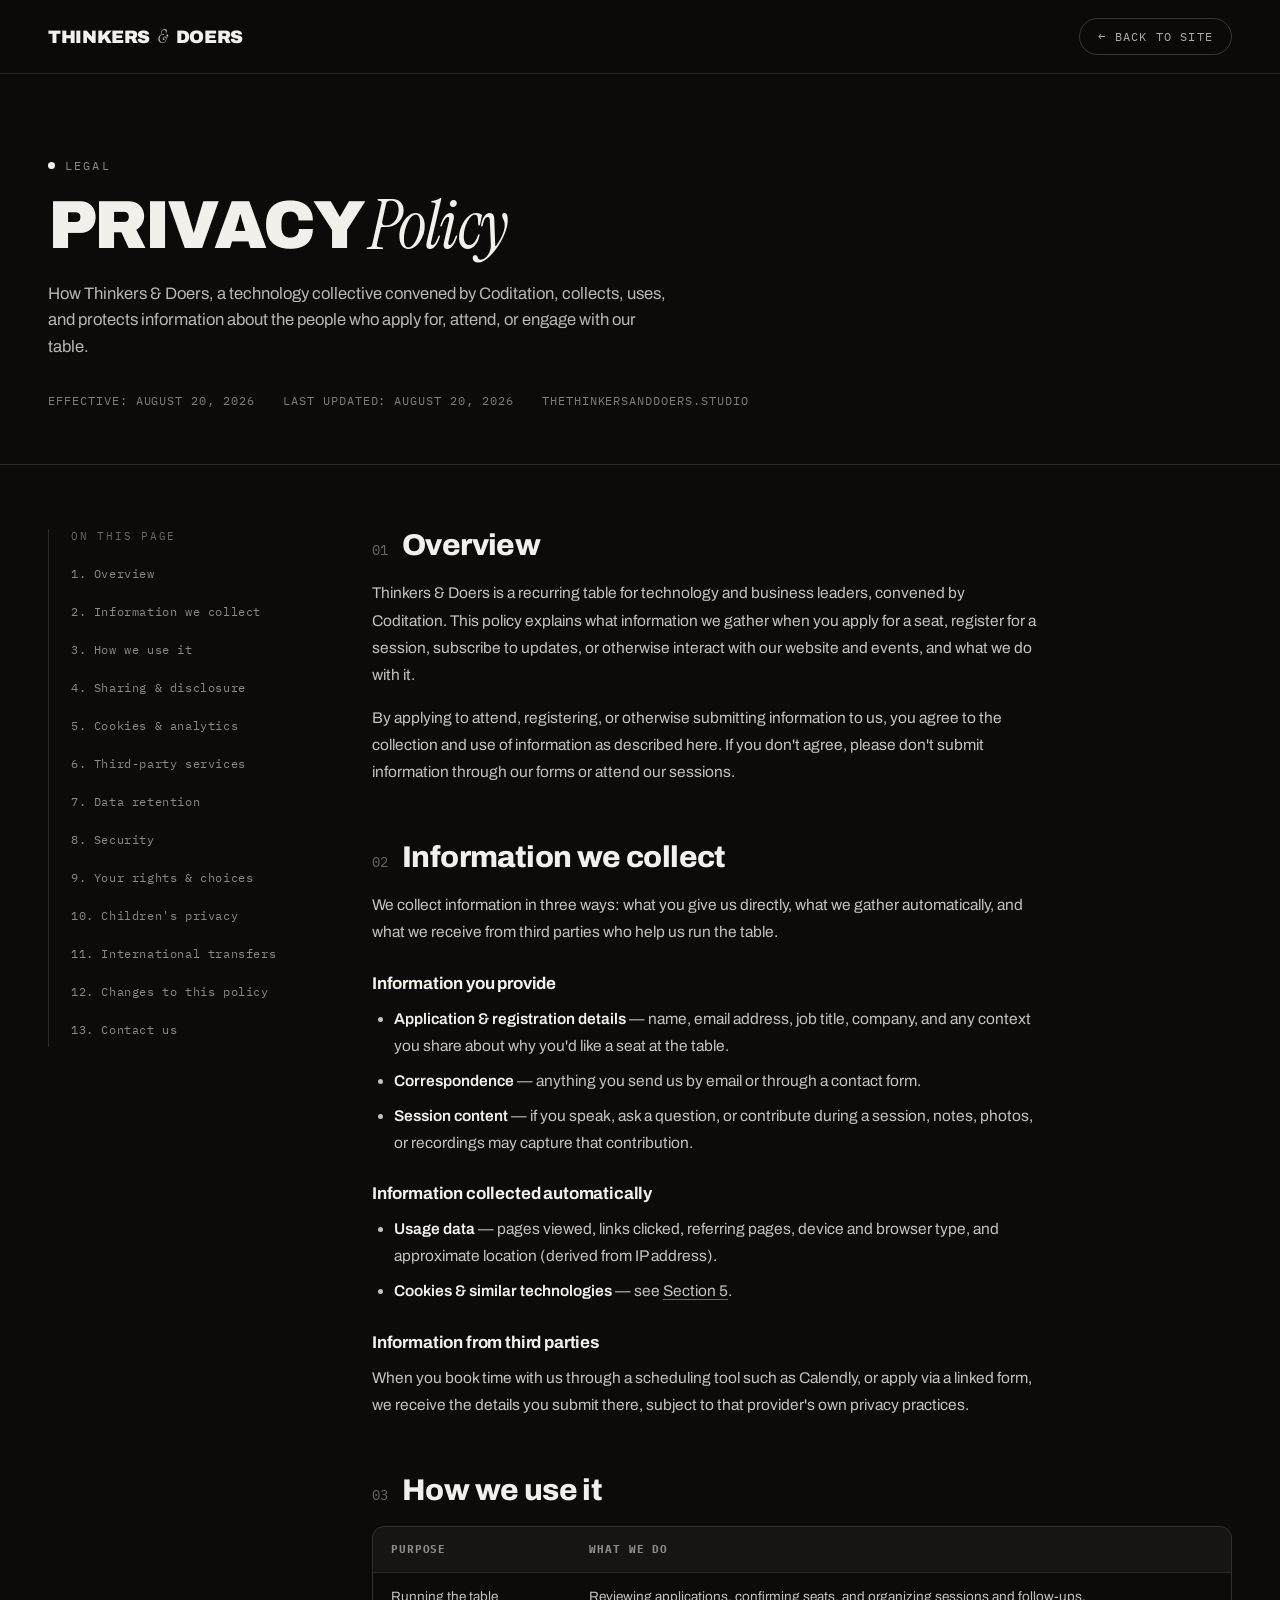
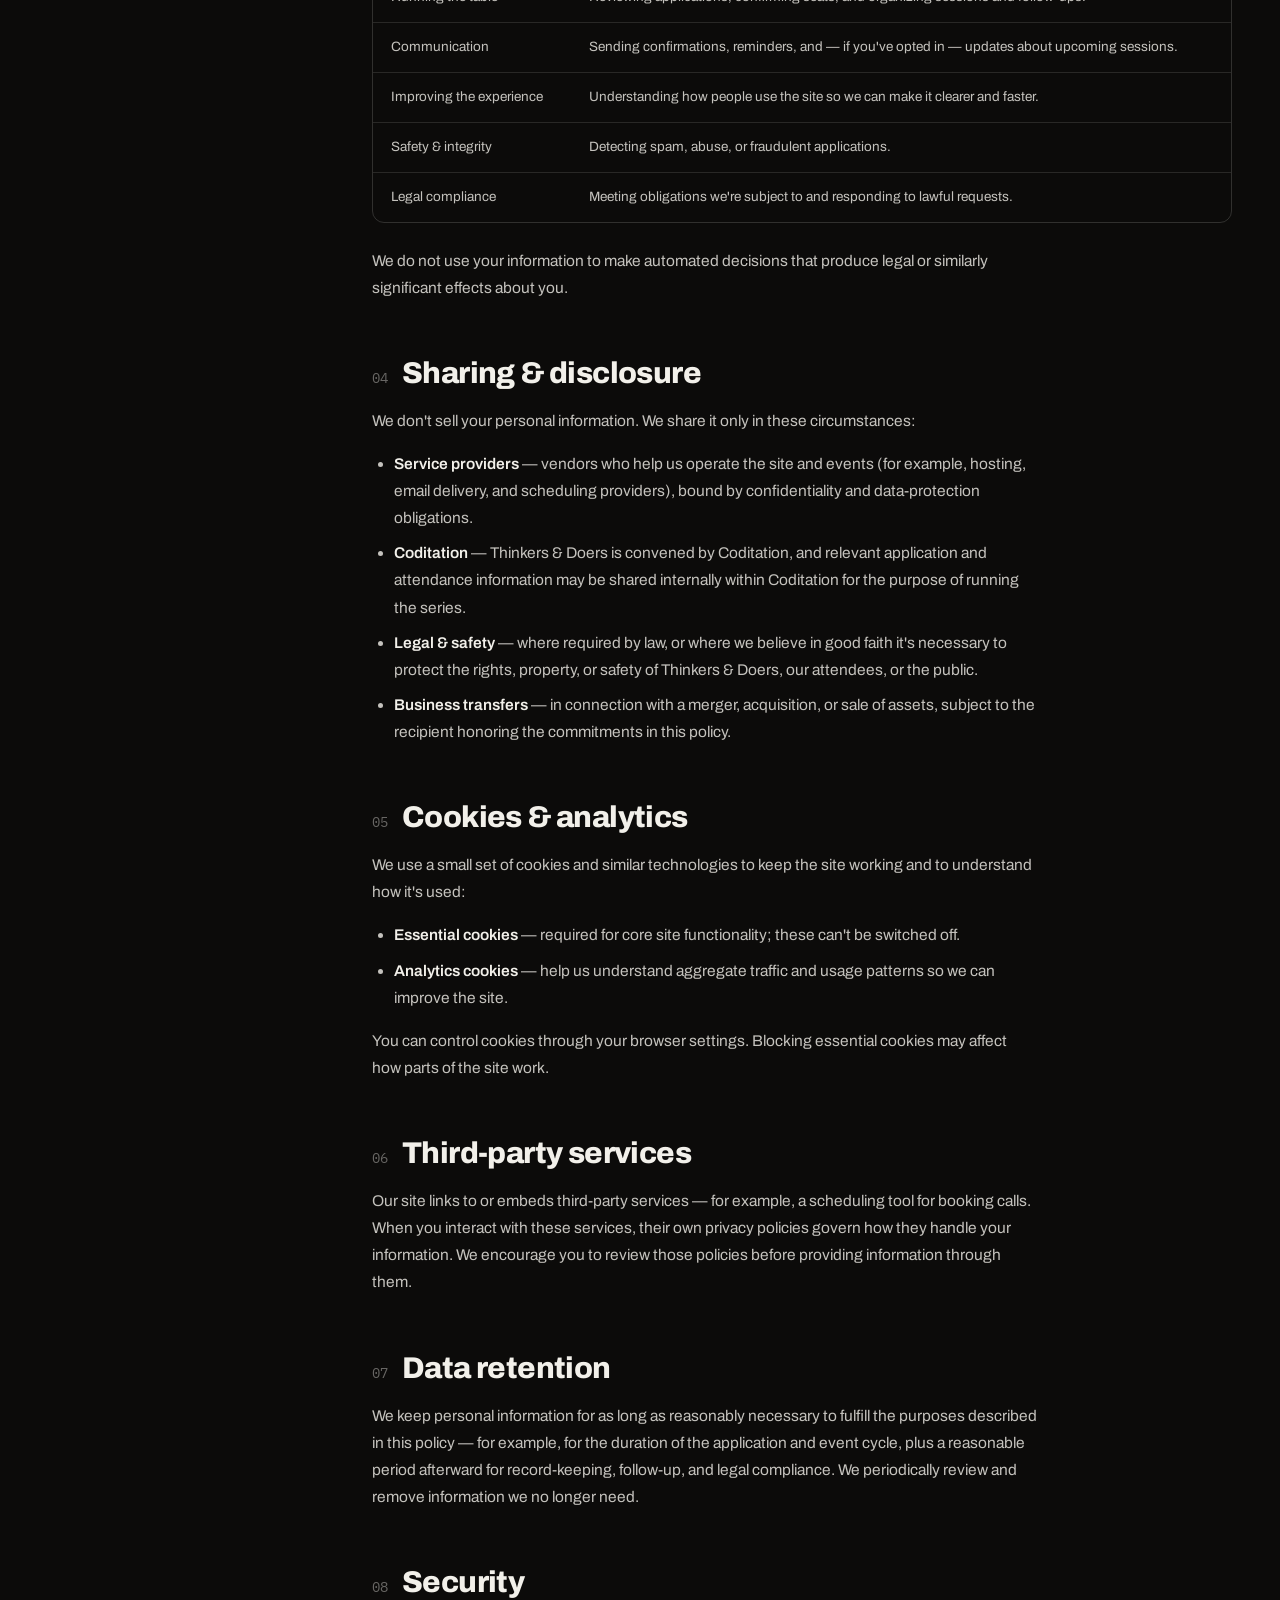
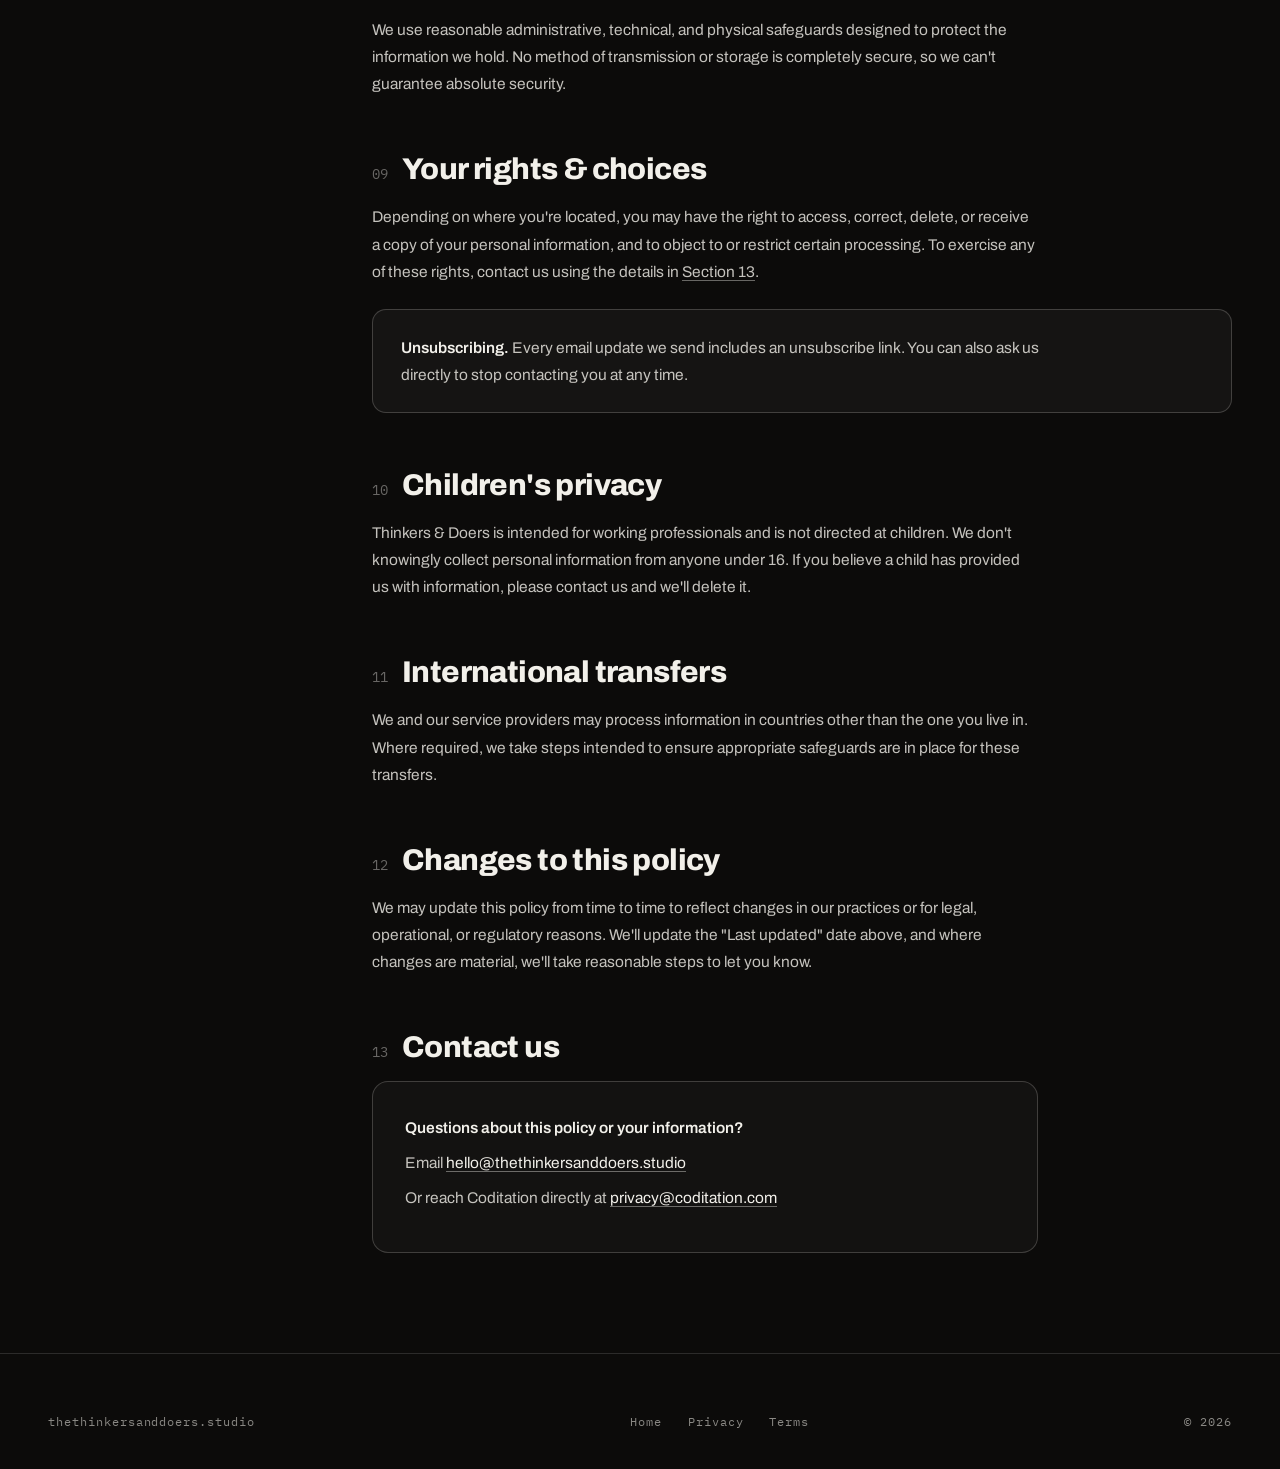
<file: privacy-policy.html>
<!DOCTYPE html>
<html lang="en">
<head>
<meta charset="utf-8">
<meta name="viewport" content="width=device-width, initial-scale=1">
<title>Privacy Policy — Thinkers & Doers</title>
<link rel="preconnect" href="https://fonts.googleapis.com">
<link rel="preconnect" href="https://fonts.gstatic.com" crossorigin>
<link href="https://fonts.googleapis.com/css2?family=Archivo:wght@400;500;600;700;800;900&family=IBM+Plex+Mono:wght@400;500;600&family=Instrument+Serif:ital@1&display=swap" rel="stylesheet">
<style>
  * { box-sizing: border-box; }
  html { scroll-behavior: smooth; }
  body {
    margin: 0;
    background: #0C0B0A;
    color: #F2F0EA;
    font-family: 'Archivo', sans-serif;
    -webkit-font-smoothing: antialiased;
    overflow-x: hidden;
  }
  a { color: inherit; text-decoration: none; }
  ::selection { background: #F2F0EA; color: #0C0B0A; }

  .td-pad { padding-left: 48px; padding-right: 48px; }

  header.td-pad {
    position: sticky; top: 0; z-index: 60;
    display: flex; align-items: center; justify-content: space-between;
    gap: 24px; padding-top: 18px; padding-bottom: 18px;
    border-bottom: 1px solid rgba(242,240,234,0.12);
    background: rgba(12,11,10,0.88);
    backdrop-filter: blur(10px);
  }
  .td-word {
    font-family: 'Archivo', sans-serif; font-weight: 900; font-size: 18px;
    letter-spacing: -0.02em; text-transform: uppercase; display: flex; align-items: baseline; gap: 8px;
  }
  .td-word em {
    font-family: 'Instrument Serif', serif; font-style: italic; font-weight: 400;
    text-transform: none; opacity: 0.7; font-size: 19px;
  }
  .td-back {
    display: inline-flex; align-items: center; gap: 10px;
    font-family: 'IBM Plex Mono', monospace; font-size: 12px; letter-spacing: 0.1em;
    text-transform: uppercase; opacity: 0.7; transition: opacity 250ms ease;
    padding: 10px 18px; border: 1px solid rgba(242,240,234,0.28); border-radius: 999px;
  }
  .td-back:hover { opacity: 1; border-color: #F2F0EA; }

  .eyebrow {
    font-family: 'IBM Plex Mono', monospace; font-size: 12px; letter-spacing: 0.18em;
    text-transform: uppercase; color: rgba(242,240,234,0.55); margin-bottom: 20px;
    display: flex; align-items: center; gap: 10px;
  }
  .eyebrow span.dot { width: 7px; height: 7px; border-radius: 999px; background: #F2F0EA; display: inline-block; }

  .hero {
    max-width: 1360px; margin: 0 auto; padding: 84px 48px 56px;
    border-bottom: 1px solid rgba(242,240,234,0.14);
  }
  .hero h1 {
    font-family: 'Archivo', sans-serif; font-weight: 900; font-size: clamp(38px, 6vw, 68px);
    line-height: 0.95; letter-spacing: -0.04em; text-transform: uppercase; margin: 0 0 22px;
  }
  .hero h1 em {
    font-family: 'Instrument Serif', serif; font-style: italic; font-weight: 400;
    text-transform: none; letter-spacing: -0.02em;
  }
  .hero p.lede {
    font-size: clamp(16px, 1.3vw, 19px); line-height: 1.6; color: rgba(242,240,234,0.75);
    max-width: 62ch; margin: 0;
  }
  .meta-row {
    display: flex; flex-wrap: wrap; gap: 28px; margin-top: 34px;
    font-family: 'IBM Plex Mono', monospace; font-size: 12px; letter-spacing: 0.08em;
    color: rgba(242,240,234,0.5); text-transform: uppercase;
  }

  .layout {
    max-width: 1360px; margin: 0 auto; padding: 64px 48px 100px;
    display: grid; grid-template-columns: 260px minmax(0,1fr); gap: 64px; align-items: start;
  }
  nav.toc {
    position: sticky; top: 96px;
    border-left: 1px solid rgba(242,240,234,0.14);
    padding-left: 22px;
    display: flex; flex-direction: column; gap: 4px;
  }
  nav.toc a {
    font-family: 'IBM Plex Mono', monospace; font-size: 12px; letter-spacing: 0.05em;
    color: rgba(242,240,234,0.55); padding: 9px 0; transition: color 220ms ease, padding-left 220ms ease;
    border-bottom: 1px solid transparent;
  }
  nav.toc a:hover { color: #F2F0EA; padding-left: 4px; }
  nav.toc .toc-label {
    font-family: 'IBM Plex Mono', monospace; font-size: 11px; letter-spacing: 0.16em;
    text-transform: uppercase; color: rgba(242,240,234,0.4); margin-bottom: 10px;
  }

  article section { margin-bottom: 56px; scroll-margin-top: 96px; }
  article section:last-child { margin-bottom: 0; }
  article h2 {
    font-family: 'Archivo', sans-serif; font-weight: 800; font-size: clamp(22px, 2.4vw, 30px);
    letter-spacing: -0.02em; margin: 0 0 18px; display: flex; align-items: baseline; gap: 14px;
  }
  article h2 .num {
    font-family: 'IBM Plex Mono', monospace; font-size: 14px; font-weight: 400;
    color: rgba(242,240,234,0.4); letter-spacing: 0;
  }
  article h3 {
    font-family: 'Archivo', sans-serif; font-weight: 700; font-size: 17px;
    margin: 28px 0 12px; letter-spacing: -0.01em;
  }
  article p {
    font-size: 15.5px; line-height: 1.75; color: rgba(242,240,234,0.8); margin: 0 0 16px;
    max-width: 74ch;
  }
  article ul { margin: 0 0 16px; padding-left: 22px; max-width: 74ch; }
  article li { font-size: 15.5px; line-height: 1.75; color: rgba(242,240,234,0.8); margin-bottom: 8px; }
  article strong { color: #F2F0EA; font-weight: 600; }
  article a.inline-link { border-bottom: 1px solid rgba(242,240,234,0.4); transition: border-color 200ms ease; }
  article a.inline-link:hover { border-color: #F2F0EA; }

  .table-wrap { overflow-x: auto; margin: 20px 0 24px; border: 1px solid rgba(242,240,234,0.16); border-radius: 12px; }
  table { width: 100%; border-collapse: collapse; min-width: 560px; }
  th, td {
    text-align: left; padding: 14px 18px; font-size: 13.5px; line-height: 1.55;
    border-bottom: 1px solid rgba(242,240,234,0.12); color: rgba(242,240,234,0.8);
  }
  th {
    font-family: 'IBM Plex Mono', monospace; font-size: 11px; letter-spacing: 0.08em;
    text-transform: uppercase; color: rgba(242,240,234,0.55); background: rgba(242,240,234,0.04);
  }
  tr:last-child td { border-bottom: none; }

  .callout {
    border: 1px solid rgba(242,240,234,0.2); border-radius: 14px; padding: 24px 28px;
    background: rgba(242,240,234,0.04); margin: 24px 0;
  }
  .callout p:last-child { margin-bottom: 0; }

  .contact-card {
    border: 1px solid rgba(242,240,234,0.2); border-radius: 16px; padding: 32px;
    background: rgba(242,240,234,0.03); max-width: 74ch;
  }
  .contact-card p { margin-bottom: 8px; }
  .contact-card a.inline-link { color: #F2F0EA; }

  footer { background: #0C0B0A; color: #F2F0EA; padding: 60px 0 40px; border-top: 1px solid rgba(242,240,234,0.14); }
  footer .foot-inner { max-width: 1360px; margin: 0 auto; padding: 0 48px; }
  footer .foot-row {
    display: flex; align-items: center; justify-content: space-between; gap: 24px; flex-wrap: wrap;
    font-family: 'IBM Plex Mono', monospace; font-size: 12px; letter-spacing: 0.08em;
    color: rgba(242,240,234,0.55);
  }
  footer .foot-links { display: flex; gap: 26px; flex-wrap: wrap; }
  footer .foot-links a { transition: color 220ms ease; }
  footer .foot-links a:hover { color: #F2F0EA; }

  @media (max-width: 860px) {
    .td-pad { padding-left: 22px; padding-right: 22px; }
    .hero, .layout, footer .foot-inner { padding-left: 22px; padding-right: 22px; }
    .layout { grid-template-columns: 1fr; gap: 36px; }
    nav.toc { position: static; border-left: none; padding-left: 0; border-top: 1px solid rgba(242,240,234,0.14); padding-top: 20px; flex-direction: row; flex-wrap: wrap; }
    nav.toc a { padding: 6px 12px 6px 0; }
  }
</style>
</head>
<body>

<header class="td-pad">
  <a href="index.html" class="td-word">Thinkers <em>&amp;</em> Doers</a>
  <a href="index.html" class="td-back">← Back to site</a>
</header>

<section class="hero">
  <div class="eyebrow"><span class="dot"></span>Legal</div>
  <h1>Privacy <em>Policy</em></h1>
  <p class="lede">How Thinkers &amp; Doers, a technology collective convened by Coditation, collects, uses, and protects information about the people who apply for, attend, or engage with our table.</p>
  <div class="meta-row">
    <span>Effective: August 20, 2026</span>
    <span>Last updated: August 20, 2026</span>
    <span>thethinkersanddoers.studio</span>
  </div>
</section>

<div class="layout">
  <nav class="toc">
    <div class="toc-label">On this page</div>
    <a href="#overview">1. Overview</a>
    <a href="#collect">2. Information we collect</a>
    <a href="#use">3. How we use it</a>
    <a href="#share">4. Sharing &amp; disclosure</a>
    <a href="#cookies">5. Cookies &amp; analytics</a>
    <a href="#thirdparty">6. Third-party services</a>
    <a href="#retention">7. Data retention</a>
    <a href="#security">8. Security</a>
    <a href="#rights">9. Your rights &amp; choices</a>
    <a href="#children">10. Children's privacy</a>
    <a href="#international">11. International transfers</a>
    <a href="#changes">12. Changes to this policy</a>
    <a href="#contact">13. Contact us</a>
  </nav>

  <article>
    <section id="overview">
      <h2><span class="num">01</span>Overview</h2>
      <p>Thinkers &amp; Doers is a recurring table for technology and business leaders, convened by Coditation. This policy explains what information we gather when you apply for a seat, register for a session, subscribe to updates, or otherwise interact with our website and events, and what we do with it.</p>
      <p>By applying to attend, registering, or otherwise submitting information to us, you agree to the collection and use of information as described here. If you don't agree, please don't submit information through our forms or attend our sessions.</p>
    </section>

    <section id="collect">
      <h2><span class="num">02</span>Information we collect</h2>
      <p>We collect information in three ways: what you give us directly, what we gather automatically, and what we receive from third parties who help us run the table.</p>
      <h3>Information you provide</h3>
      <ul>
        <li><strong>Application &amp; registration details</strong> — name, email address, job title, company, and any context you share about why you'd like a seat at the table.</li>
        <li><strong>Correspondence</strong> — anything you send us by email or through a contact form.</li>
        <li><strong>Session content</strong> — if you speak, ask a question, or contribute during a session, notes, photos, or recordings may capture that contribution.</li>
      </ul>
      <h3>Information collected automatically</h3>
      <ul>
        <li><strong>Usage data</strong> — pages viewed, links clicked, referring pages, device and browser type, and approximate location (derived from IP address).</li>
        <li><strong>Cookies &amp; similar technologies</strong> — see <a href="#cookies" class="inline-link">Section 5</a>.</li>
      </ul>
      <h3>Information from third parties</h3>
      <p>When you book time with us through a scheduling tool such as Calendly, or apply via a linked form, we receive the details you submit there, subject to that provider's own privacy practices.</p>
    </section>

    <section id="use">
      <h2><span class="num">03</span>How we use it</h2>
      <div class="table-wrap">
        <table>
          <thead><tr><th>Purpose</th><th>What we do</th></tr></thead>
          <tbody>
            <tr><td>Running the table</td><td>Reviewing applications, confirming seats, and organizing sessions and follow-ups.</td></tr>
            <tr><td>Communication</td><td>Sending confirmations, reminders, and — if you've opted in — updates about upcoming sessions.</td></tr>
            <tr><td>Improving the experience</td><td>Understanding how people use the site so we can make it clearer and faster.</td></tr>
            <tr><td>Safety &amp; integrity</td><td>Detecting spam, abuse, or fraudulent applications.</td></tr>
            <tr><td>Legal compliance</td><td>Meeting obligations we're subject to and responding to lawful requests.</td></tr>
          </tbody>
        </table>
      </div>
      <p>We do not use your information to make automated decisions that produce legal or similarly significant effects about you.</p>
    </section>

    <section id="share">
      <h2><span class="num">04</span>Sharing &amp; disclosure</h2>
      <p>We don't sell your personal information. We share it only in these circumstances:</p>
      <ul>
        <li><strong>Service providers</strong> — vendors who help us operate the site and events (for example, hosting, email delivery, and scheduling providers), bound by confidentiality and data-protection obligations.</li>
        <li><strong>Coditation</strong> — Thinkers &amp; Doers is convened by Coditation, and relevant application and attendance information may be shared internally within Coditation for the purpose of running the series.</li>
        <li><strong>Legal &amp; safety</strong> — where required by law, or where we believe in good faith it's necessary to protect the rights, property, or safety of Thinkers &amp; Doers, our attendees, or the public.</li>
        <li><strong>Business transfers</strong> — in connection with a merger, acquisition, or sale of assets, subject to the recipient honoring the commitments in this policy.</li>
      </ul>
    </section>

    <section id="cookies">
      <h2><span class="num">05</span>Cookies &amp; analytics</h2>
      <p>We use a small set of cookies and similar technologies to keep the site working and to understand how it's used:</p>
      <ul>
        <li><strong>Essential cookies</strong> — required for core site functionality; these can't be switched off.</li>
        <li><strong>Analytics cookies</strong> — help us understand aggregate traffic and usage patterns so we can improve the site.</li>
      </ul>
      <p>You can control cookies through your browser settings. Blocking essential cookies may affect how parts of the site work.</p>
    </section>

    <section id="thirdparty">
      <h2><span class="num">06</span>Third-party services</h2>
      <p>Our site links to or embeds third-party services — for example, a scheduling tool for booking calls. When you interact with these services, their own privacy policies govern how they handle your information. We encourage you to review those policies before providing information through them.</p>
    </section>

    <section id="retention">
      <h2><span class="num">07</span>Data retention</h2>
      <p>We keep personal information for as long as reasonably necessary to fulfill the purposes described in this policy — for example, for the duration of the application and event cycle, plus a reasonable period afterward for record-keeping, follow-up, and legal compliance. We periodically review and remove information we no longer need.</p>
    </section>

    <section id="security">
      <h2><span class="num">08</span>Security</h2>
      <p>We use reasonable administrative, technical, and physical safeguards designed to protect the information we hold. No method of transmission or storage is completely secure, so we can't guarantee absolute security.</p>
    </section>

    <section id="rights">
      <h2><span class="num">09</span>Your rights &amp; choices</h2>
      <p>Depending on where you're located, you may have the right to access, correct, delete, or receive a copy of your personal information, and to object to or restrict certain processing. To exercise any of these rights, contact us using the details in <a href="#contact" class="inline-link">Section 13</a>.</p>
      <div class="callout">
        <p><strong>Unsubscribing.</strong> Every email update we send includes an unsubscribe link. You can also ask us directly to stop contacting you at any time.</p>
      </div>
    </section>

    <section id="children">
      <h2><span class="num">10</span>Children's privacy</h2>
      <p>Thinkers &amp; Doers is intended for working professionals and is not directed at children. We don't knowingly collect personal information from anyone under 16. If you believe a child has provided us with information, please contact us and we'll delete it.</p>
    </section>

    <section id="international">
      <h2><span class="num">11</span>International transfers</h2>
      <p>We and our service providers may process information in countries other than the one you live in. Where required, we take steps intended to ensure appropriate safeguards are in place for these transfers.</p>
    </section>

    <section id="changes">
      <h2><span class="num">12</span>Changes to this policy</h2>
      <p>We may update this policy from time to time to reflect changes in our practices or for legal, operational, or regulatory reasons. We'll update the "Last updated" date above, and where changes are material, we'll take reasonable steps to let you know.</p>
    </section>

    <section id="contact">
      <h2><span class="num">13</span>Contact us</h2>
      <div class="contact-card">
        <p><strong>Questions about this policy or your information?</strong></p>
        <p>Email <a href="mailto:hello@thethinkersanddoers.studio" class="inline-link">hello@thethinkersanddoers.studio</a></p>
        <p>Or reach Coditation directly at <a href="mailto:privacy@coditation.com" class="inline-link">privacy@coditation.com</a></p>
      </div>
    </section>
  </article>
</div>

<footer>
  <div class="foot-inner">
    <div class="foot-row">
      <span>thethinkersanddoers.studio</span>
      <div class="foot-links">
        <a href="index.html">Home</a>
        <a href="privacy-policy.html">Privacy</a>
        <a href="terms.html">Terms</a>
      </div>
      <span>© 2026</span>
    </div>
  </div>
</footer>

</body>
</html>
</file>
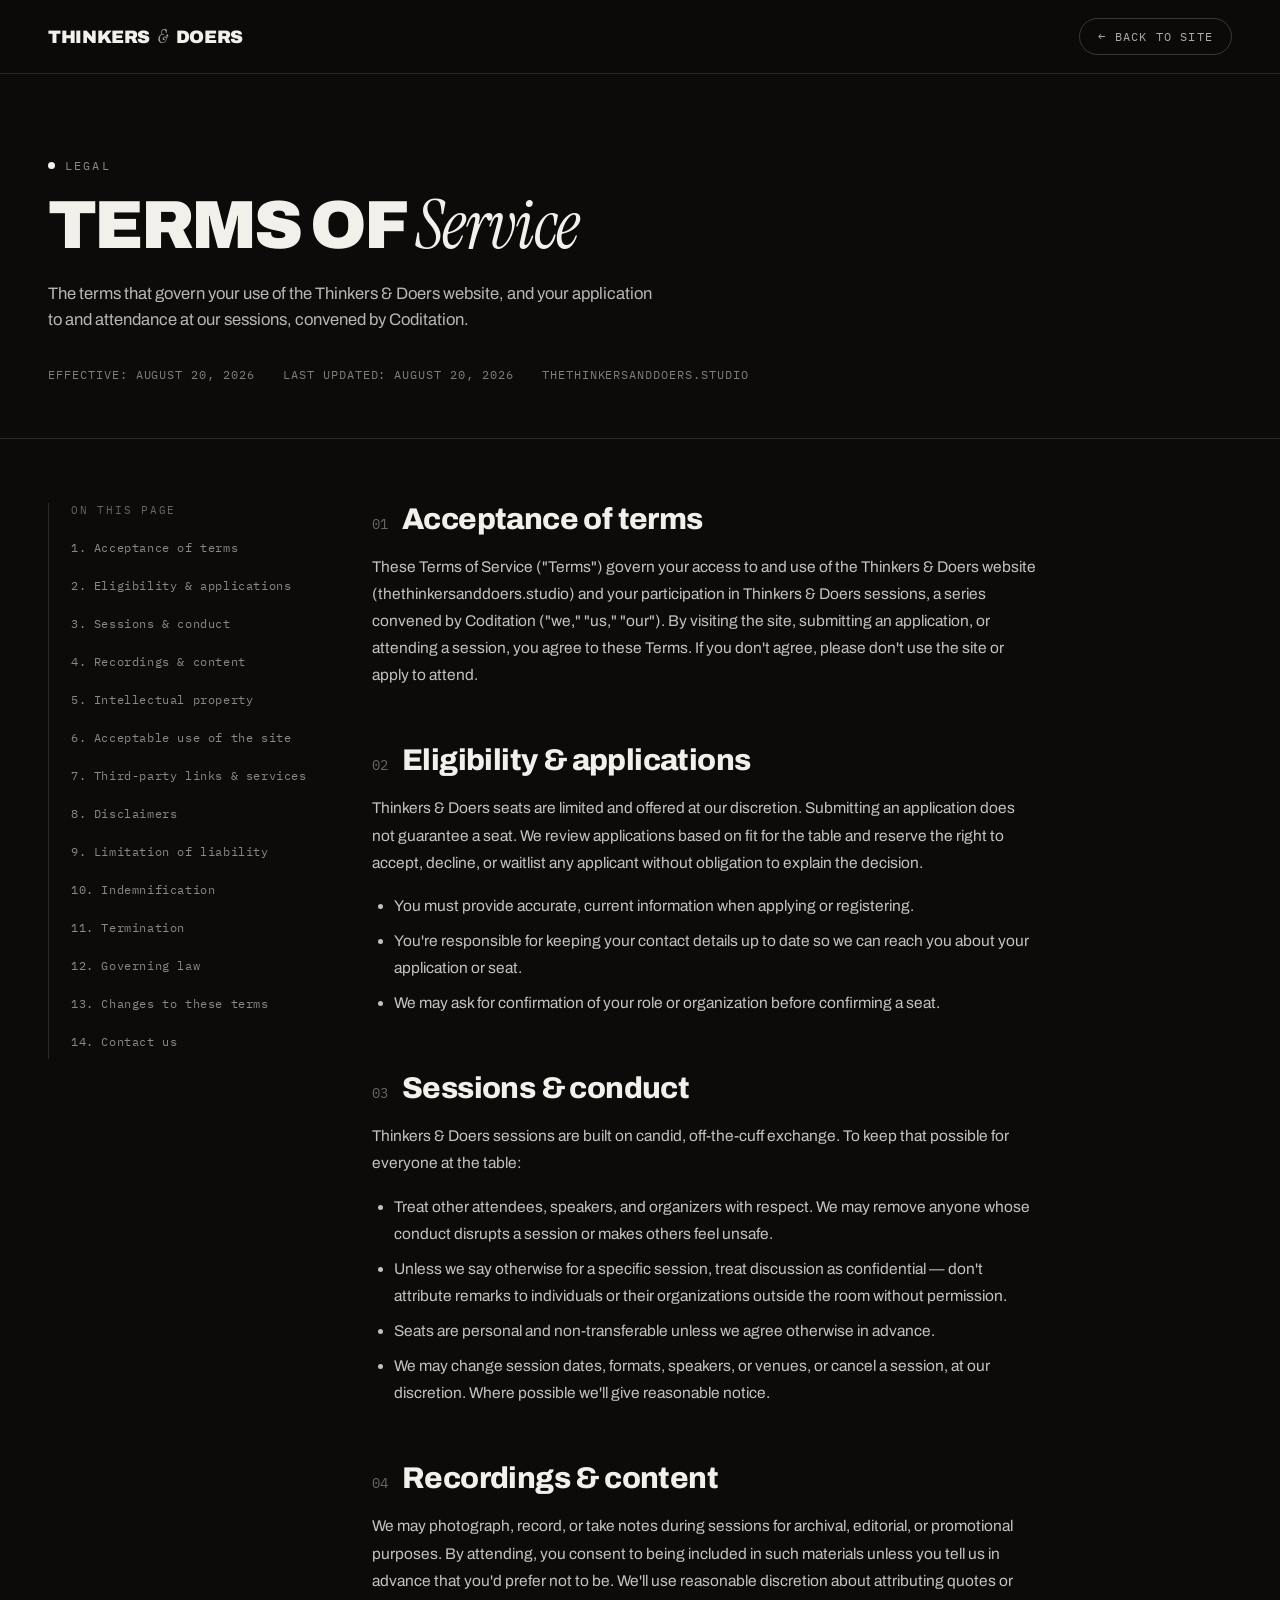
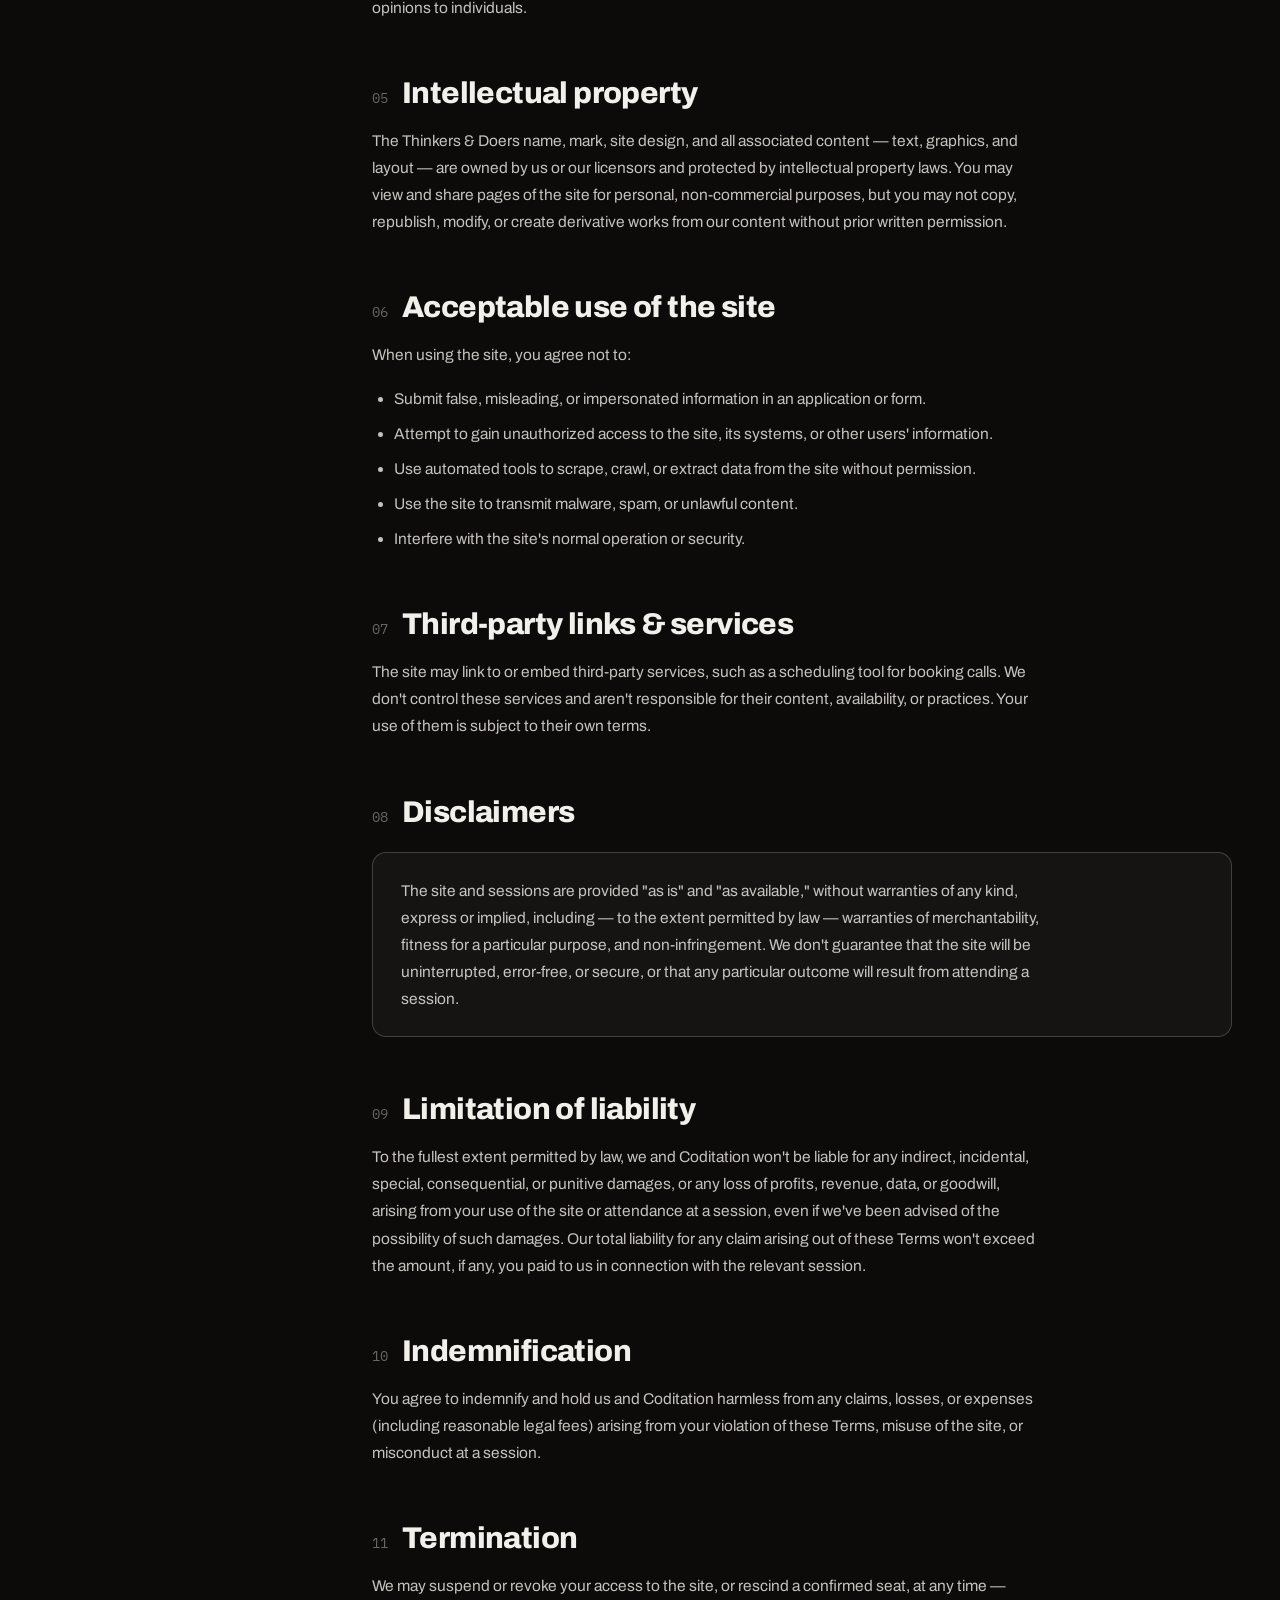
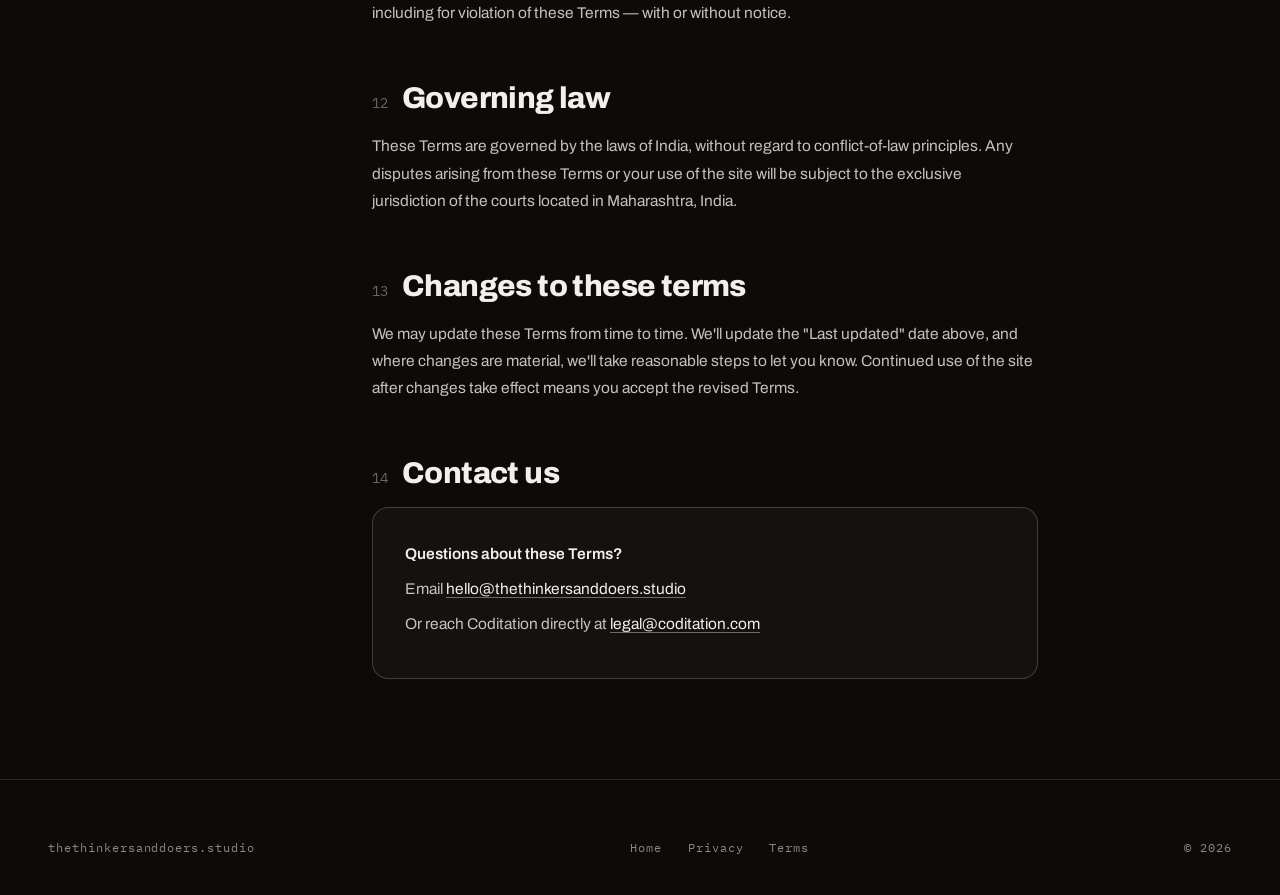
<file: terms-and-conditions.html>
<!DOCTYPE html>
<html lang="en">
<head>
<meta charset="utf-8">
<meta name="viewport" content="width=device-width, initial-scale=1">
<title>Terms of Service — Thinkers & Doers</title>
<link rel="preconnect" href="https://fonts.googleapis.com">
<link rel="preconnect" href="https://fonts.gstatic.com" crossorigin>
<link href="https://fonts.googleapis.com/css2?family=Archivo:wght@400;500;600;700;800;900&family=IBM+Plex+Mono:wght@400;500;600&family=Instrument+Serif:ital@1&display=swap" rel="stylesheet">
<style>
  * { box-sizing: border-box; }
  html { scroll-behavior: smooth; }
  body {
    margin: 0;
    background: #0C0B0A;
    color: #F2F0EA;
    font-family: 'Archivo', sans-serif;
    -webkit-font-smoothing: antialiased;
    overflow-x: hidden;
  }
  a { color: inherit; text-decoration: none; }
  ::selection { background: #F2F0EA; color: #0C0B0A; }

  .td-pad { padding-left: 48px; padding-right: 48px; }

  header.td-pad {
    position: sticky; top: 0; z-index: 60;
    display: flex; align-items: center; justify-content: space-between;
    gap: 24px; padding-top: 18px; padding-bottom: 18px;
    border-bottom: 1px solid rgba(242,240,234,0.12);
    background: rgba(12,11,10,0.88);
    backdrop-filter: blur(10px);
  }
  .td-word {
    font-family: 'Archivo', sans-serif; font-weight: 900; font-size: 18px;
    letter-spacing: -0.02em; text-transform: uppercase; display: flex; align-items: baseline; gap: 8px;
  }
  .td-word em {
    font-family: 'Instrument Serif', serif; font-style: italic; font-weight: 400;
    text-transform: none; opacity: 0.7; font-size: 19px;
  }
  .td-back {
    display: inline-flex; align-items: center; gap: 10px;
    font-family: 'IBM Plex Mono', monospace; font-size: 12px; letter-spacing: 0.1em;
    text-transform: uppercase; opacity: 0.7; transition: opacity 250ms ease;
    padding: 10px 18px; border: 1px solid rgba(242,240,234,0.28); border-radius: 999px;
  }
  .td-back:hover { opacity: 1; border-color: #F2F0EA; }

  .eyebrow {
    font-family: 'IBM Plex Mono', monospace; font-size: 12px; letter-spacing: 0.18em;
    text-transform: uppercase; color: rgba(242,240,234,0.55); margin-bottom: 20px;
    display: flex; align-items: center; gap: 10px;
  }
  .eyebrow span.dot { width: 7px; height: 7px; border-radius: 999px; background: #F2F0EA; display: inline-block; }

  .hero {
    max-width: 1360px; margin: 0 auto; padding: 84px 48px 56px;
    border-bottom: 1px solid rgba(242,240,234,0.14);
  }
  .hero h1 {
    font-family: 'Archivo', sans-serif; font-weight: 900; font-size: clamp(38px, 6vw, 68px);
    line-height: 0.95; letter-spacing: -0.04em; text-transform: uppercase; margin: 0 0 22px;
  }
  .hero h1 em {
    font-family: 'Instrument Serif', serif; font-style: italic; font-weight: 400;
    text-transform: none; letter-spacing: -0.02em;
  }
  .hero p.lede {
    font-size: clamp(16px, 1.3vw, 19px); line-height: 1.6; color: rgba(242,240,234,0.75);
    max-width: 62ch; margin: 0;
  }
  .meta-row {
    display: flex; flex-wrap: wrap; gap: 28px; margin-top: 34px;
    font-family: 'IBM Plex Mono', monospace; font-size: 12px; letter-spacing: 0.08em;
    color: rgba(242,240,234,0.5); text-transform: uppercase;
  }

  .layout {
    max-width: 1360px; margin: 0 auto; padding: 64px 48px 100px;
    display: grid; grid-template-columns: 260px minmax(0,1fr); gap: 64px; align-items: start;
  }
  nav.toc {
    position: sticky; top: 96px;
    border-left: 1px solid rgba(242,240,234,0.14);
    padding-left: 22px;
    display: flex; flex-direction: column; gap: 4px;
  }
  nav.toc a {
    font-family: 'IBM Plex Mono', monospace; font-size: 12px; letter-spacing: 0.05em;
    color: rgba(242,240,234,0.55); padding: 9px 0; transition: color 220ms ease, padding-left 220ms ease;
    border-bottom: 1px solid transparent;
  }
  nav.toc a:hover { color: #F2F0EA; padding-left: 4px; }
  nav.toc .toc-label {
    font-family: 'IBM Plex Mono', monospace; font-size: 11px; letter-spacing: 0.16em;
    text-transform: uppercase; color: rgba(242,240,234,0.4); margin-bottom: 10px;
  }

  article section { margin-bottom: 56px; scroll-margin-top: 96px; }
  article section:last-child { margin-bottom: 0; }
  article h2 {
    font-family: 'Archivo', sans-serif; font-weight: 800; font-size: clamp(22px, 2.4vw, 30px);
    letter-spacing: -0.02em; margin: 0 0 18px; display: flex; align-items: baseline; gap: 14px;
  }
  article h2 .num {
    font-family: 'IBM Plex Mono', monospace; font-size: 14px; font-weight: 400;
    color: rgba(242,240,234,0.4); letter-spacing: 0;
  }
  article h3 {
    font-family: 'Archivo', sans-serif; font-weight: 700; font-size: 17px;
    margin: 28px 0 12px; letter-spacing: -0.01em;
  }
  article p {
    font-size: 15.5px; line-height: 1.75; color: rgba(242,240,234,0.8); margin: 0 0 16px;
    max-width: 74ch;
  }
  article ul { margin: 0 0 16px; padding-left: 22px; max-width: 74ch; }
  article li { font-size: 15.5px; line-height: 1.75; color: rgba(242,240,234,0.8); margin-bottom: 8px; }
  article strong { color: #F2F0EA; font-weight: 600; }
  article a.inline-link { border-bottom: 1px solid rgba(242,240,234,0.4); transition: border-color 200ms ease; }
  article a.inline-link:hover { border-color: #F2F0EA; }

  .callout {
    border: 1px solid rgba(242,240,234,0.2); border-radius: 14px; padding: 24px 28px;
    background: rgba(242,240,234,0.04); margin: 24px 0;
  }
  .callout p:last-child { margin-bottom: 0; }

  .contact-card {
    border: 1px solid rgba(242,240,234,0.2); border-radius: 16px; padding: 32px;
    background: rgba(242,240,234,0.03); max-width: 74ch;
  }
  .contact-card p { margin-bottom: 8px; }
  .contact-card a.inline-link { color: #F2F0EA; }

  footer { background: #0C0B0A; color: #F2F0EA; padding: 60px 0 40px; border-top: 1px solid rgba(242,240,234,0.14); }
  footer .foot-inner { max-width: 1360px; margin: 0 auto; padding: 0 48px; }
  footer .foot-row {
    display: flex; align-items: center; justify-content: space-between; gap: 24px; flex-wrap: wrap;
    font-family: 'IBM Plex Mono', monospace; font-size: 12px; letter-spacing: 0.08em;
    color: rgba(242,240,234,0.55);
  }
  footer .foot-links { display: flex; gap: 26px; flex-wrap: wrap; }
  footer .foot-links a { transition: color 220ms ease; }
  footer .foot-links a:hover { color: #F2F0EA; }

  @media (max-width: 860px) {
    .td-pad { padding-left: 22px; padding-right: 22px; }
    .hero, .layout, footer .foot-inner { padding-left: 22px; padding-right: 22px; }
    .layout { grid-template-columns: 1fr; gap: 36px; }
    nav.toc { position: static; border-left: none; padding-left: 0; border-top: 1px solid rgba(242,240,234,0.14); padding-top: 20px; flex-direction: row; flex-wrap: wrap; }
    nav.toc a { padding: 6px 12px 6px 0; }
  }
</style>
</head>
<body>

<header class="td-pad">
  <a href="index.html" class="td-word">Thinkers <em>&amp;</em> Doers</a>
  <a href="index.html" class="td-back">← Back to site</a>
</header>

<section class="hero">
  <div class="eyebrow"><span class="dot"></span>Legal</div>
  <h1>Terms of <em>Service</em></h1>
  <p class="lede">The terms that govern your use of the Thinkers &amp; Doers website, and your application to and attendance at our sessions, convened by Coditation.</p>
  <div class="meta-row">
    <span>Effective: August 20, 2026</span>
    <span>Last updated: August 20, 2026</span>
    <span>thethinkersanddoers.studio</span>
  </div>
</section>

<div class="layout">
  <nav class="toc">
    <div class="toc-label">On this page</div>
    <a href="#acceptance">1. Acceptance of terms</a>
    <a href="#eligibility">2. Eligibility &amp; applications</a>
    <a href="#sessions">3. Sessions &amp; conduct</a>
    <a href="#content">4. Recordings &amp; content</a>
    <a href="#ip">5. Intellectual property</a>
    <a href="#site-use">6. Acceptable use of the site</a>
    <a href="#links">7. Third-party links &amp; services</a>
    <a href="#disclaimer">8. Disclaimers</a>
    <a href="#liability">9. Limitation of liability</a>
    <a href="#indemnity">10. Indemnification</a>
    <a href="#termination">11. Termination</a>
    <a href="#law">12. Governing law</a>
    <a href="#changes">13. Changes to these terms</a>
    <a href="#contact">14. Contact us</a>
  </nav>

  <article>
    <section id="acceptance">
      <h2><span class="num">01</span>Acceptance of terms</h2>
      <p>These Terms of Service ("Terms") govern your access to and use of the Thinkers &amp; Doers website (thethinkersanddoers.studio) and your participation in Thinkers &amp; Doers sessions, a series convened by Coditation ("we," "us," "our"). By visiting the site, submitting an application, or attending a session, you agree to these Terms. If you don't agree, please don't use the site or apply to attend.</p>
    </section>

    <section id="eligibility">
      <h2><span class="num">02</span>Eligibility &amp; applications</h2>
      <p>Thinkers &amp; Doers seats are limited and offered at our discretion. Submitting an application does not guarantee a seat. We review applications based on fit for the table and reserve the right to accept, decline, or waitlist any applicant without obligation to explain the decision.</p>
      <ul>
        <li>You must provide accurate, current information when applying or registering.</li>
        <li>You're responsible for keeping your contact details up to date so we can reach you about your application or seat.</li>
        <li>We may ask for confirmation of your role or organization before confirming a seat.</li>
      </ul>
    </section>

    <section id="sessions">
      <h2><span class="num">03</span>Sessions &amp; conduct</h2>
      <p>Thinkers &amp; Doers sessions are built on candid, off-the-cuff exchange. To keep that possible for everyone at the table:</p>
      <ul>
        <li>Treat other attendees, speakers, and organizers with respect. We may remove anyone whose conduct disrupts a session or makes others feel unsafe.</li>
        <li>Unless we say otherwise for a specific session, treat discussion as confidential — don't attribute remarks to individuals or their organizations outside the room without permission.</li>
        <li>Seats are personal and non-transferable unless we agree otherwise in advance.</li>
        <li>We may change session dates, formats, speakers, or venues, or cancel a session, at our discretion. Where possible we'll give reasonable notice.</li>
      </ul>
    </section>

    <section id="content">
      <h2><span class="num">04</span>Recordings &amp; content</h2>
      <p>We may photograph, record, or take notes during sessions for archival, editorial, or promotional purposes. By attending, you consent to being included in such materials unless you tell us in advance that you'd prefer not to be. We'll use reasonable discretion about attributing quotes or opinions to individuals.</p>
    </section>

    <section id="ip">
      <h2><span class="num">05</span>Intellectual property</h2>
      <p>The Thinkers &amp; Doers name, mark, site design, and all associated content — text, graphics, and layout — are owned by us or our licensors and protected by intellectual property laws. You may view and share pages of the site for personal, non-commercial purposes, but you may not copy, republish, modify, or create derivative works from our content without prior written permission.</p>
    </section>

    <section id="site-use">
      <h2><span class="num">06</span>Acceptable use of the site</h2>
      <p>When using the site, you agree not to:</p>
      <ul>
        <li>Submit false, misleading, or impersonated information in an application or form.</li>
        <li>Attempt to gain unauthorized access to the site, its systems, or other users' information.</li>
        <li>Use automated tools to scrape, crawl, or extract data from the site without permission.</li>
        <li>Use the site to transmit malware, spam, or unlawful content.</li>
        <li>Interfere with the site's normal operation or security.</li>
      </ul>
    </section>

    <section id="links">
      <h2><span class="num">07</span>Third-party links &amp; services</h2>
      <p>The site may link to or embed third-party services, such as a scheduling tool for booking calls. We don't control these services and aren't responsible for their content, availability, or practices. Your use of them is subject to their own terms.</p>
    </section>

    <section id="disclaimer">
      <h2><span class="num">08</span>Disclaimers</h2>
      <div class="callout">
        <p>The site and sessions are provided "as is" and "as available," without warranties of any kind, express or implied, including — to the extent permitted by law — warranties of merchantability, fitness for a particular purpose, and non-infringement. We don't guarantee that the site will be uninterrupted, error-free, or secure, or that any particular outcome will result from attending a session.</p>
      </div>
    </section>

    <section id="liability">
      <h2><span class="num">09</span>Limitation of liability</h2>
      <p>To the fullest extent permitted by law, we and Coditation won't be liable for any indirect, incidental, special, consequential, or punitive damages, or any loss of profits, revenue, data, or goodwill, arising from your use of the site or attendance at a session, even if we've been advised of the possibility of such damages. Our total liability for any claim arising out of these Terms won't exceed the amount, if any, you paid to us in connection with the relevant session.</p>
    </section>

    <section id="indemnity">
      <h2><span class="num">10</span>Indemnification</h2>
      <p>You agree to indemnify and hold us and Coditation harmless from any claims, losses, or expenses (including reasonable legal fees) arising from your violation of these Terms, misuse of the site, or misconduct at a session.</p>
    </section>

    <section id="termination">
      <h2><span class="num">11</span>Termination</h2>
      <p>We may suspend or revoke your access to the site, or rescind a confirmed seat, at any time — including for violation of these Terms — with or without notice.</p>
    </section>

    <section id="law">
      <h2><span class="num">12</span>Governing law</h2>
      <p>These Terms are governed by the laws of India, without regard to conflict-of-law principles. Any disputes arising from these Terms or your use of the site will be subject to the exclusive jurisdiction of the courts located in Maharashtra, India.</p>
    </section>

    <section id="changes">
      <h2><span class="num">13</span>Changes to these terms</h2>
      <p>We may update these Terms from time to time. We'll update the "Last updated" date above, and where changes are material, we'll take reasonable steps to let you know. Continued use of the site after changes take effect means you accept the revised Terms.</p>
    </section>

    <section id="contact">
      <h2><span class="num">14</span>Contact us</h2>
      <div class="contact-card">
        <p><strong>Questions about these Terms?</strong></p>
        <p>Email <a href="mailto:hello@thethinkersanddoers.studio" class="inline-link">hello@thethinkersanddoers.studio</a></p>
        <p>Or reach Coditation directly at <a href="mailto:legal@coditation.com" class="inline-link">legal@coditation.com</a></p>
      </div>
    </section>
  </article>
</div>

<footer>
  <div class="foot-inner">
    <div class="foot-row">
      <span>thethinkersanddoers.studio</span>
      <div class="foot-links">
        <a href="index.html">Home</a>
        <a href="privacy-policy.html">Privacy</a>
        <a href="terms.html">Terms</a>
      </div>
      <span>© 2026</span>
    </div>
  </div>
</footer>

</body>
</html>
</file>
<file: css/site.css>
html{scroll-behavior:smooth}body{overflow-x:hidden}img{max-width:100%}.td-episode-media{position:relative;aspect-ratio:16/9;border:1px solid rgba(242,240,234,.22);background:repeating-linear-gradient(135deg,rgba(242,240,234,.13) 0 2px,transparent 2px 12px);overflow:hidden}.td-episode-media img{width:100%;height:100%;object-fit:cover;display:block}.td-play{position:absolute;left:50%;top:50%;transform:translate(-50%,-50%);width:84px;height:84px;border-radius:999px;border:1px solid rgba(242,240,234,.5);background:rgba(12,11,10,.72);display:flex;align-items:center;justify-content:center;color:#F2F0EA;font:18px 'IBM Plex Mono',monospace}.td-episode-card{transition:transform 400ms cubic-bezier(.2,.8,.2,1),box-shadow 400ms ease}.td-episode-card:hover{transform:translateY(-4px);box-shadow:0 22px 44px rgba(12,11,10,.22)}.td-episode-card img{width:176px;height:110px;object-fit:cover;flex:0 0 176px}.td-guest-avatar{width:38px;height:38px;flex:0 0 38px;border-radius:999px;object-fit:cover;border:1px solid rgba(242,240,234,.3);background:repeating-linear-gradient(135deg,rgba(242,240,234,.16) 0 2px,transparent 2px 11px)}.td-light-avatar{border-color:rgba(12,11,10,.3);background:repeating-linear-gradient(135deg,rgba(12,11,10,.14) 0 2px,transparent 2px 11px)}.td-empty{padding:30px;border:1px dashed rgba(242,240,234,.25);color:rgba(242,240,234,.55);font:12px 'IBM Plex Mono',monospace;letter-spacing:.08em;text-transform:uppercase}.td-error{padding:18px;border:1px solid rgba(180,60,60,.4);color:#dca8a8;font:12px 'IBM Plex Mono',monospace}@media(max-width:900px){.td-hero,.td-2{grid-template-columns:1fr!important}.td-3{grid-template-columns:1fr!important}.td-4{grid-template-columns:repeat(2,1fr)!important}.td-sess{grid-template-columns:70px 1fr 32px!important}.td-sessmeta{display:none}}@media(max-width:620px){.td-pad{padding-left:22px!important;padding-right:22px!important}.td-4{grid-template-columns:1fr!important}.td-episode-card{flex-direction:column!important;align-items:stretch!important}.td-episode-card img{width:100%;height:auto;aspect-ratio:16/9}.td-row{align-items:flex-start!important;flex-direction:column}}
</file>
